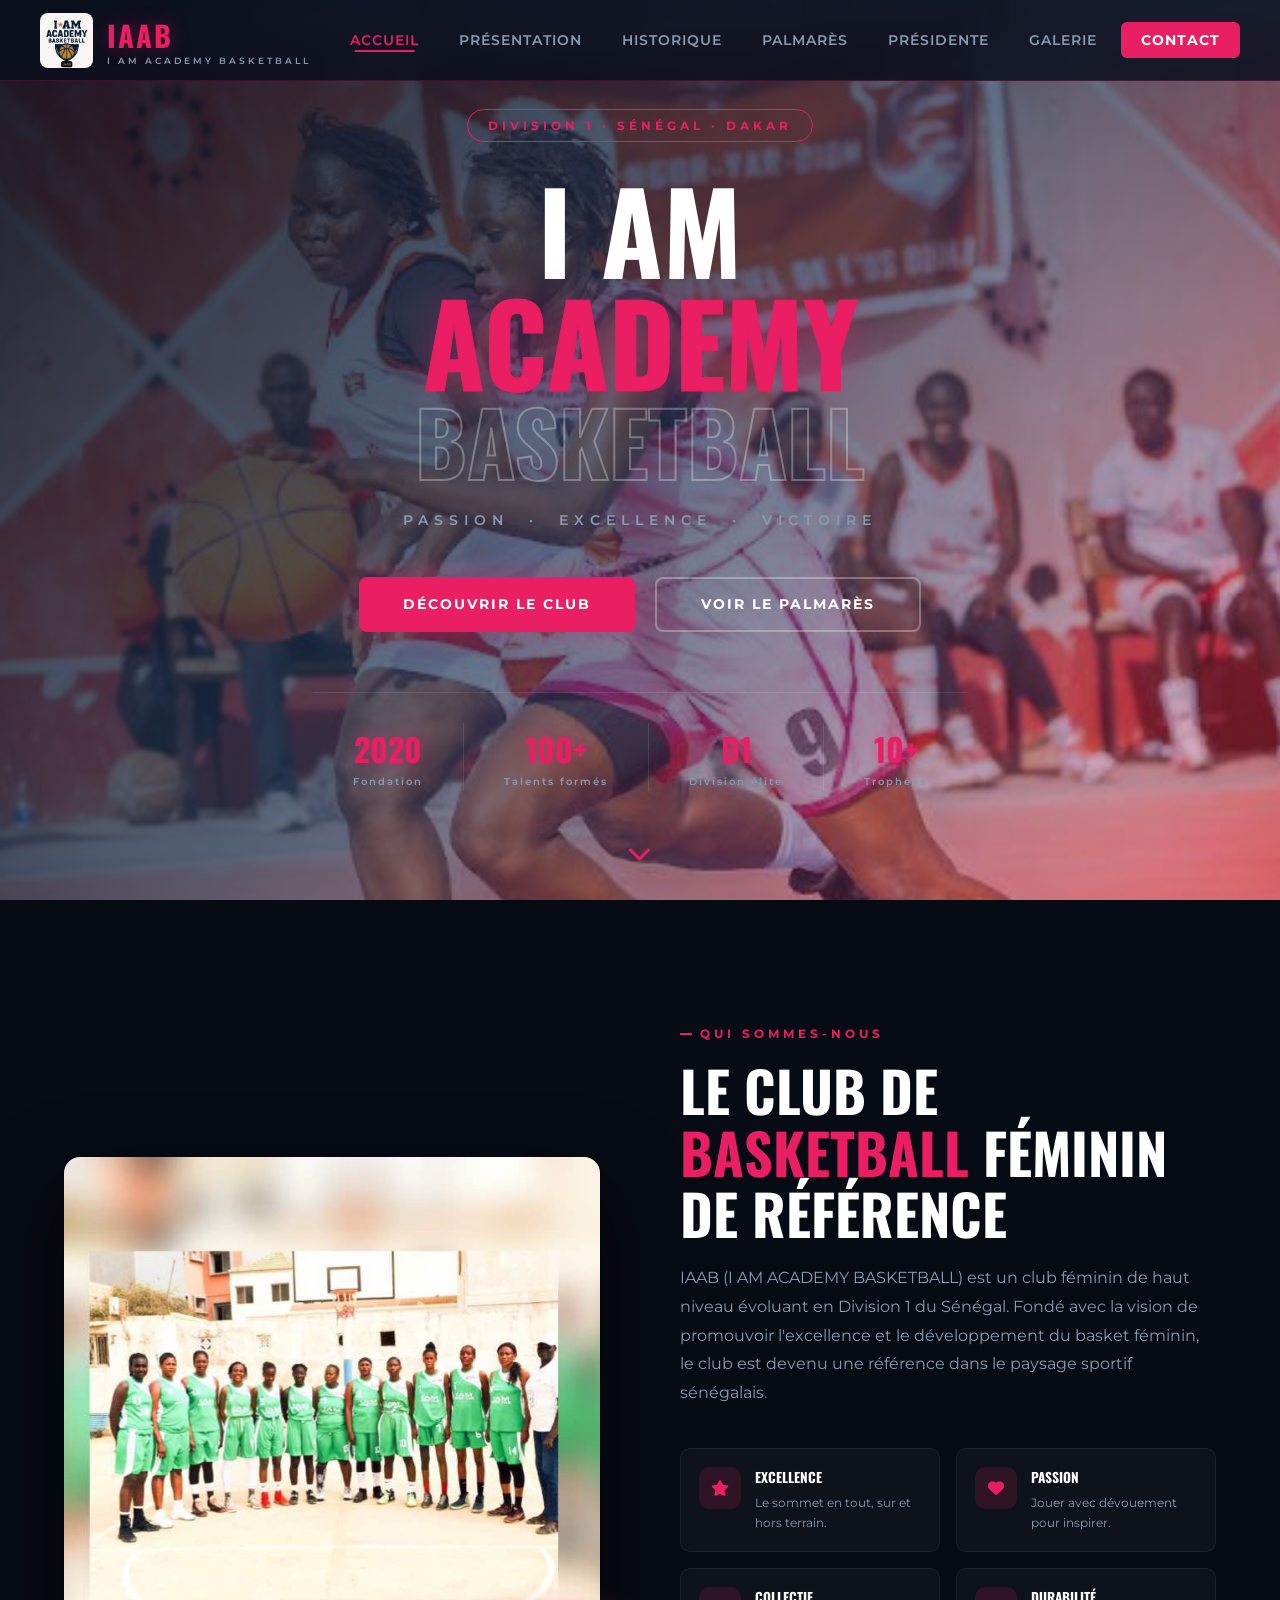
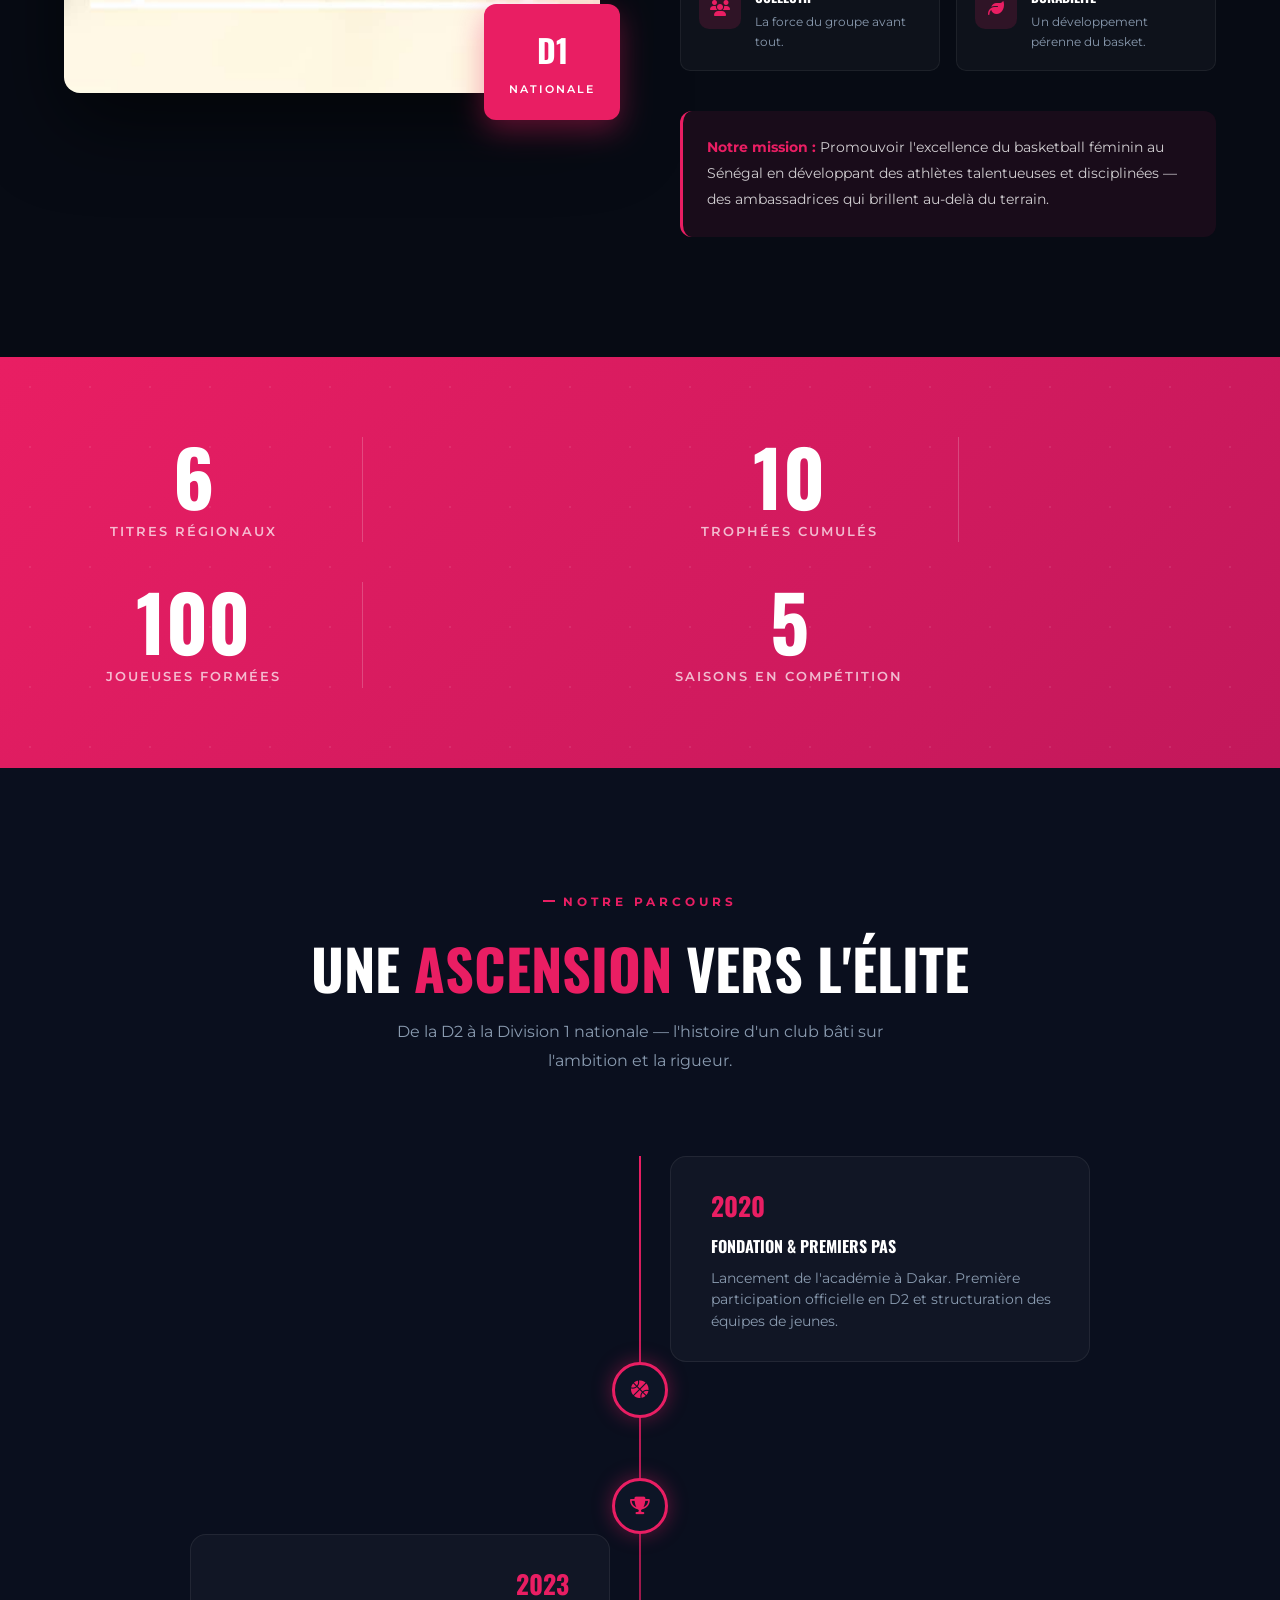
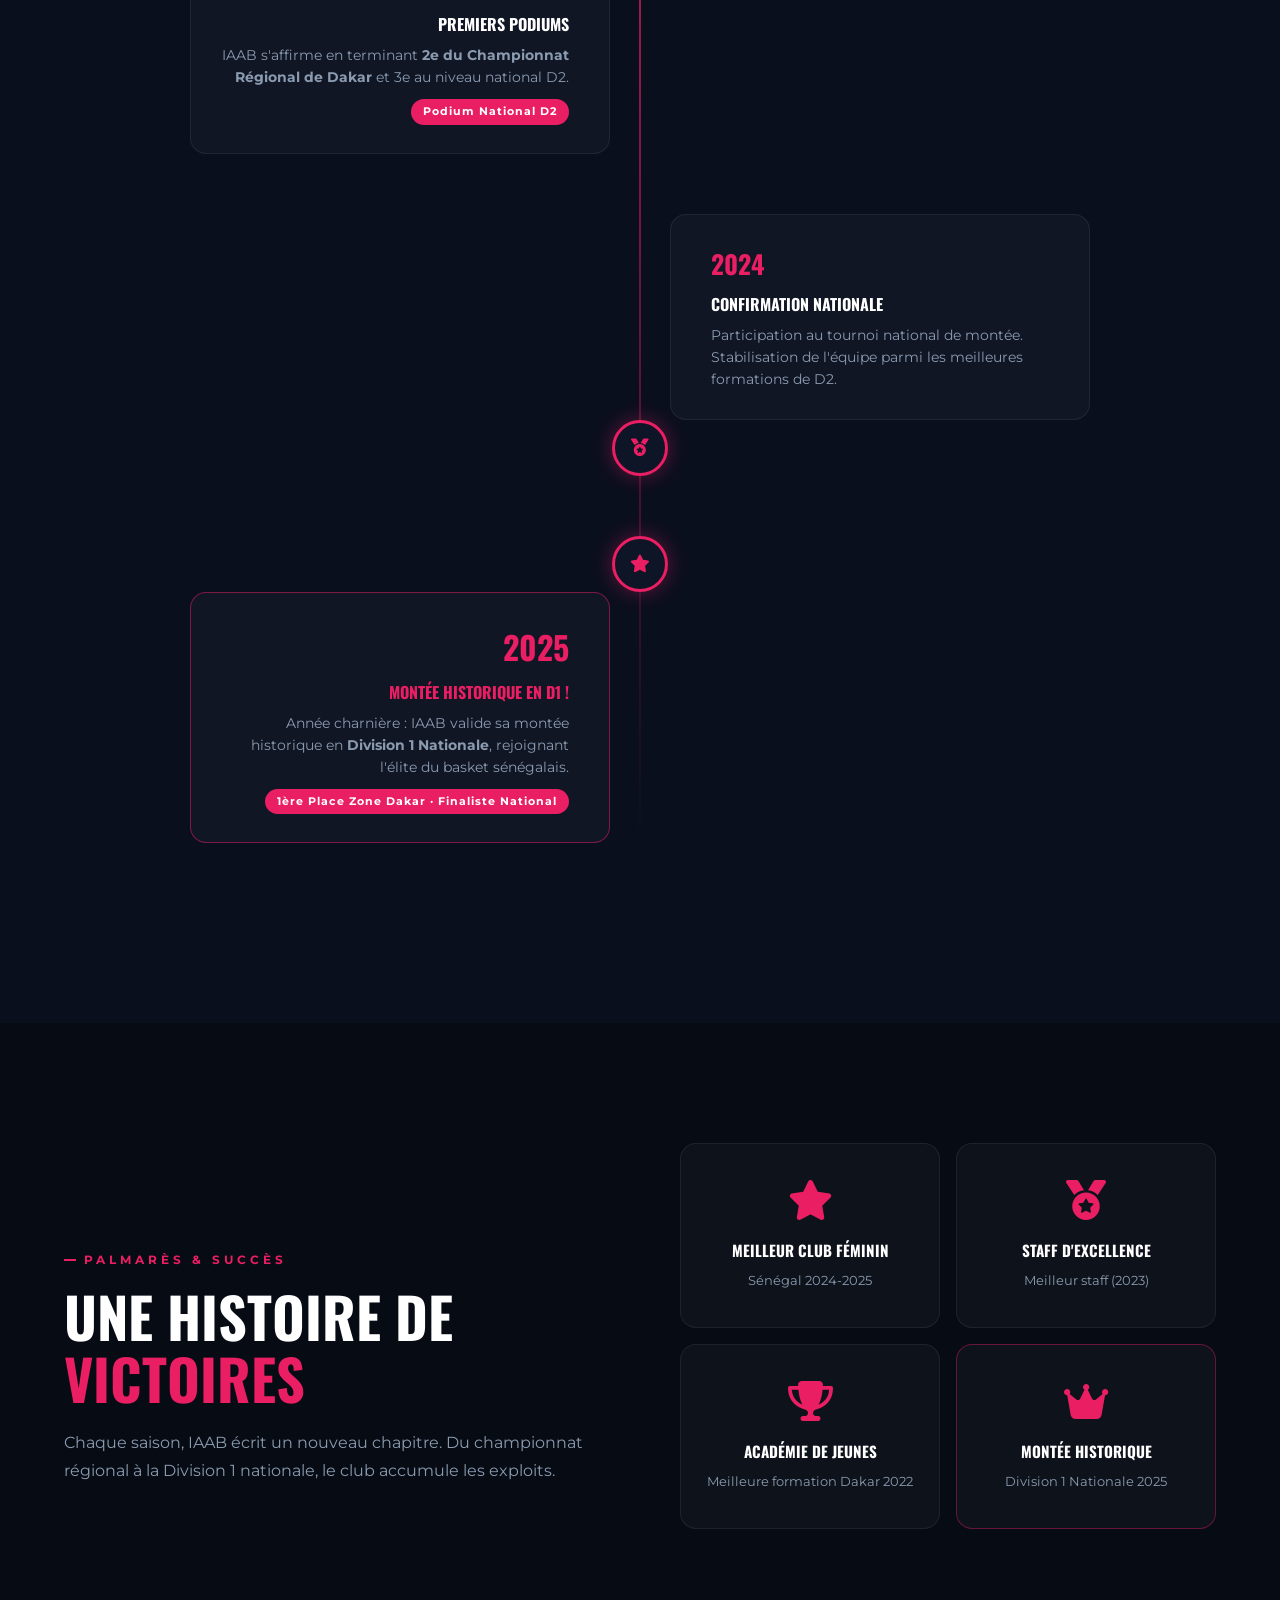
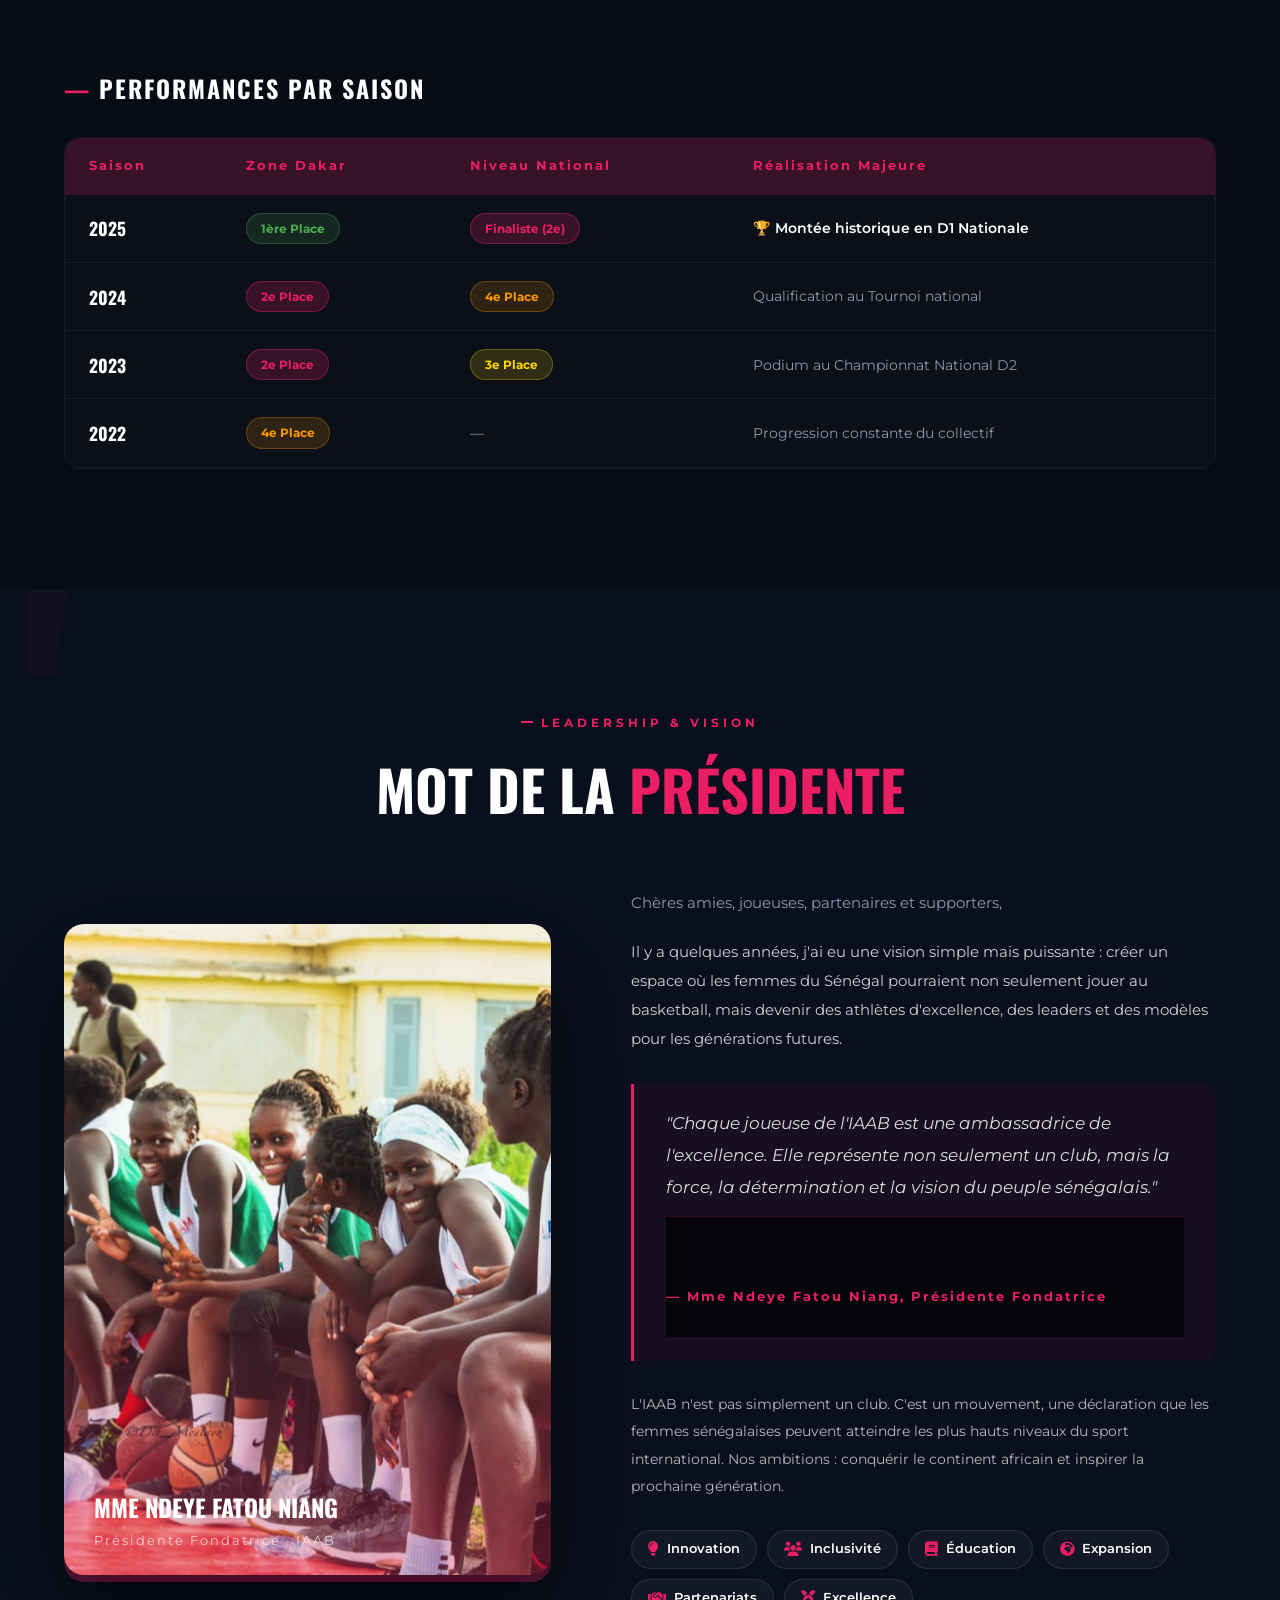
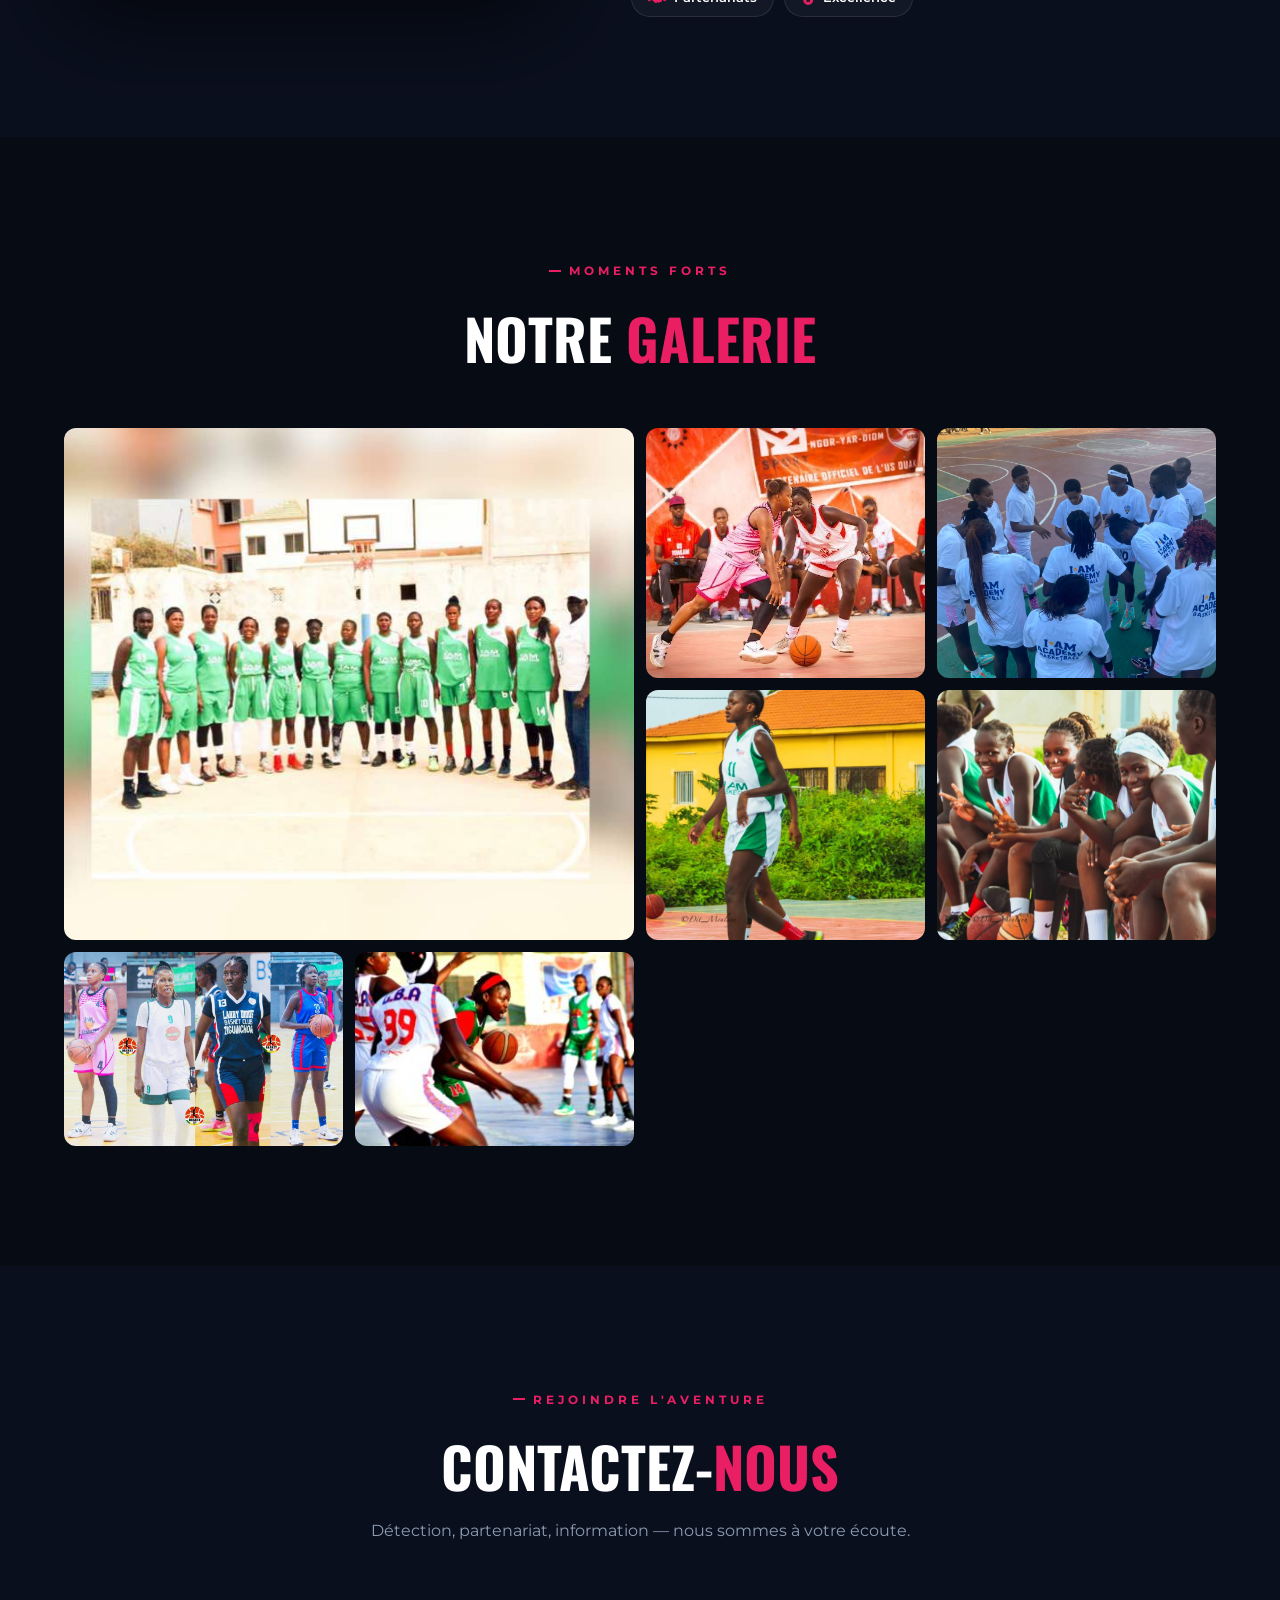
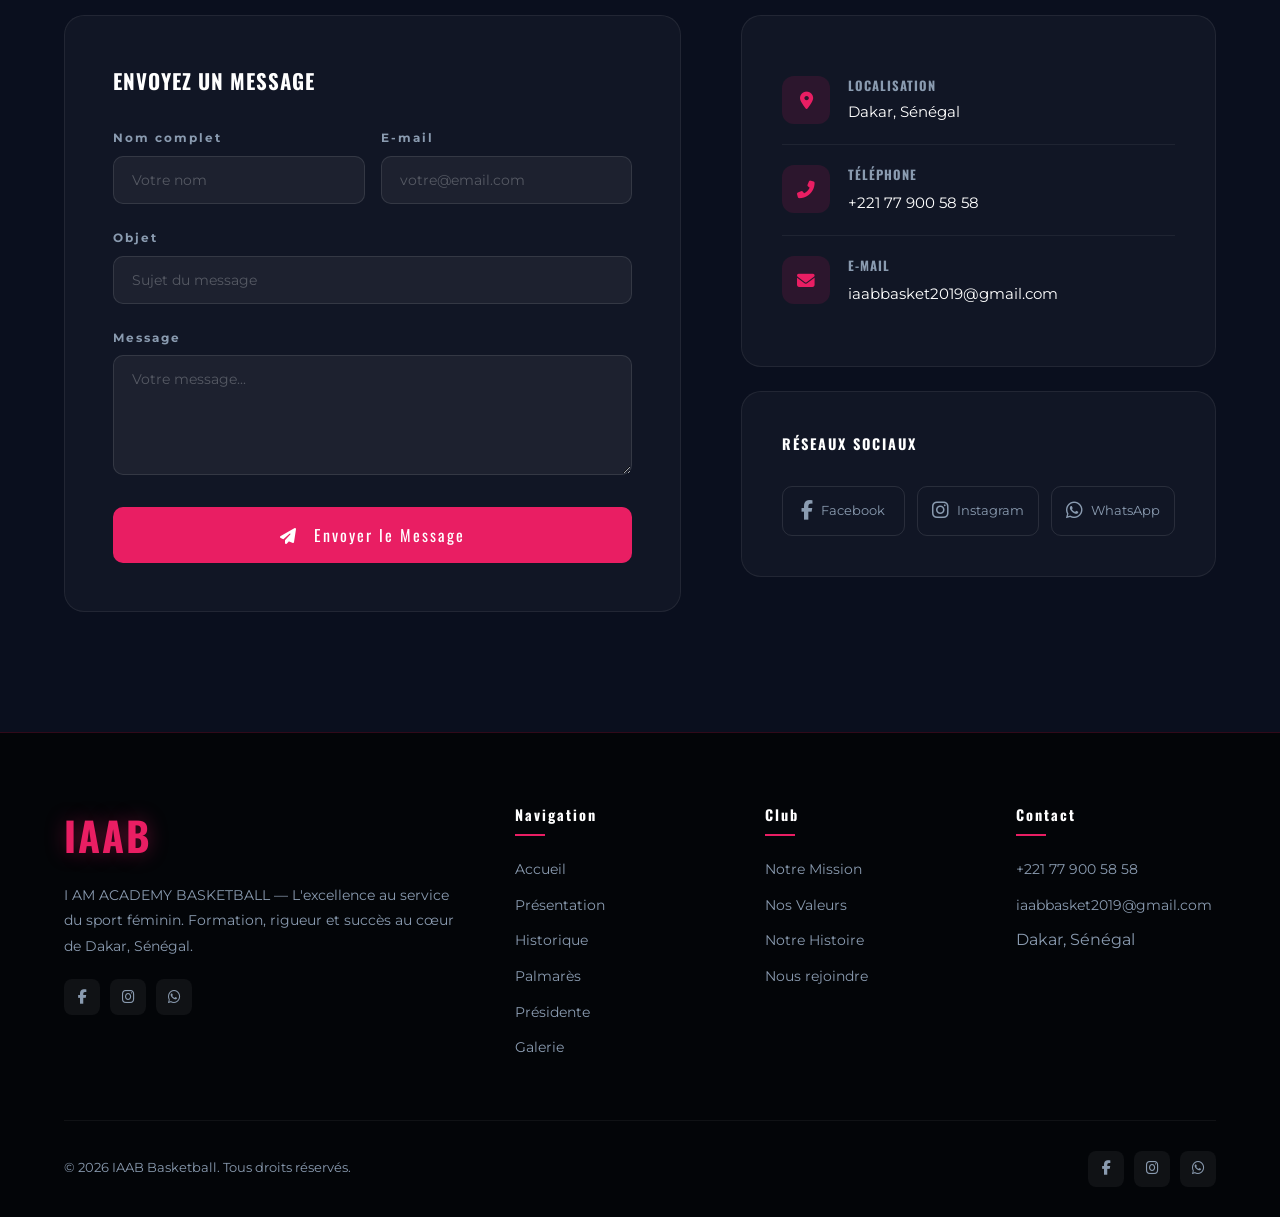
<file: index.html>
<!DOCTYPE html>
<html lang="fr">
<head>
    <meta charset="UTF-8">
    <meta name="viewport" content="width=device-width, initial-scale=1.0">
    <title>IAAB - I AM ACADEMY BASKETBALL</title>
    <link rel="icon" type="image/jpeg" href="logo.jpg">
    <link href="https://fonts.googleapis.com/css2?family=Montserrat:wght@300;400;600;700;800;900&family=Oswald:wght@400;500;600;700&display=swap" rel="stylesheet">
    <link rel="stylesheet" href="https://cdnjs.cloudflare.com/ajax/libs/font-awesome/6.4.0/css/all.min.css">

    <style>
        :root {
            --primary: #e91e63;
            --primary-dark: #c2185b;
            --primary-glow: rgba(233, 30, 99, 0.4);
            --secondary: #0a0f1e;
            --navy: #1d3557;
            --accent: #1b4332;
            --white: #ffffff;
            --gray: #8a9bb0;
            --light: #f8f9ff;
            --card-bg: #0d1526;
            --transition: all 0.4s cubic-bezier(0.4, 0, 0.2, 1);
        }

        * { margin: 0; padding: 0; box-sizing: border-box; }
        html { scroll-behavior: smooth; }

        body {
            font-family: 'Montserrat', sans-serif;
            background: var(--secondary);
            color: var(--white);
            overflow-x: hidden;
            line-height: 1.6;
        }

        h1, h2, h3, h4 { font-family: 'Oswald', sans-serif; text-transform: uppercase; }
        ul { list-style: none; }
        a { text-decoration: none; color: inherit; }
        .container { max-width: 1200px; margin: 0 auto; padding: 0 24px; }

        /* ===== CURSOR GLOW ===== */
        .cursor-glow {
            width: 300px; height: 300px;
            background: radial-gradient(circle, rgba(233,30,99,0.08) 0%, transparent 70%);
            border-radius: 50%;
            position: fixed; pointer-events: none; z-index: 0;
            transform: translate(-50%, -50%);
            transition: 0.1s;
        }

        /* ===== NAVBAR ===== */
        .navbar {
            position: fixed; top: 0; width: 100%; z-index: 1000;
            padding: 0 24px;
            background: rgba(10, 15, 30, 0.85);
            backdrop-filter: blur(20px);
            -webkit-backdrop-filter: blur(20px);
            border-bottom: 1px solid rgba(233,30,99,0.2);
            transition: var(--transition);
        }
        .navbar.scrolled {
            background: rgba(10, 15, 30, 0.97);
            box-shadow: 0 4px 30px rgba(0,0,0,0.5);
        }
        .nav-container {
            max-width: 1200px; margin: 0 auto;
            display: flex; justify-content: space-between; align-items: center;
            height: 80px;
        }
        .logo { display: flex; align-items: center; gap: 14px; }
        .logo img { height: 55px; width: auto; border-radius: 8px; }
        .logo-text {
            font-family: 'Oswald', sans-serif;
            font-size: 1.8rem; font-weight: 700;
            color: var(--primary);
            letter-spacing: 2px;
            text-shadow: 0 0 20px var(--primary-glow);
        }
        .logo-sub { font-size: 0.55rem; color: var(--gray); letter-spacing: 3px; display: block; font-family: 'Montserrat', sans-serif; font-weight: 600; text-transform: uppercase; margin-top: -4px; }

        .nav-menu { display: flex; gap: 8px; align-items: center; }
        .nav-link {
            font-family: 'Montserrat', sans-serif;
            font-weight: 600; font-size: 0.85rem;
            color: var(--gray);
            padding: 8px 16px; border-radius: 6px;
            letter-spacing: 1px; text-transform: uppercase;
            transition: var(--transition);
            position: relative;
        }
        .nav-link::after {
            content: ''; position: absolute;
            bottom: 4px; left: 50%; transform: translateX(-50%);
            width: 0; height: 2px;
            background: var(--primary);
            transition: width 0.3s;
        }
        .nav-link:hover, .nav-link.active {
            color: var(--white);
        }
        .nav-link:hover::after, .nav-link.active::after { width: 60%; }
        .nav-link.active { color: var(--primary); }

        .nav-cta {
            background: var(--primary);
            color: var(--white) !important;
            padding: 10px 20px !important;
            border-radius: 6px !important;
            font-weight: 700 !important;
        }
        .nav-cta:hover { background: var(--primary-dark) !important; transform: translateY(-2px); box-shadow: 0 8px 20px var(--primary-glow); }
        .nav-cta::after { display: none !important; }

        .hamburger { display: none; flex-direction: column; gap: 5px; cursor: pointer; padding: 8px; }
        .hamburger span { width: 26px; height: 2px; background: var(--white); border-radius: 2px; transition: 0.3s; }
        .hamburger.open span:nth-child(1) { transform: rotate(45deg) translate(5px, 5px); }
        .hamburger.open span:nth-child(2) { opacity: 0; }
        .hamburger.open span:nth-child(3) { transform: rotate(-45deg) translate(5px, -5px); }

        /* ===== HERO ===== */
        #accueil {
            height: 100vh; min-height: 700px;
            position: relative;
            display: flex; align-items: center; justify-content: center;
            overflow: hidden;
        }
        .hero-bg {
            position: absolute; inset: 0;
            background: url('image3.jpeg') center/cover no-repeat;
            transform: scale(1.05);
            transition: transform 0.1s linear;
        }
        .hero-overlay {
            position: absolute; inset: 0;
            background: linear-gradient(
                135deg,
                rgba(10,15,30,0.92) 0%,
                rgba(29,53,87,0.7) 50%,
                rgba(233,30,99,0.3) 100%
            );
        }
        .hero-particles { position: absolute; inset: 0; overflow: hidden; }
        .particle {
            position: absolute; border-radius: 50%;
            background: var(--primary); opacity: 0;
            animation: float-particle 6s infinite;
        }
        @keyframes float-particle {
            0% { opacity: 0; transform: translateY(100vh) scale(0); }
            10% { opacity: 0.6; }
            90% { opacity: 0.3; }
            100% { opacity: 0; transform: translateY(-100px) scale(1); }
        }

        .hero-content {
            position: relative; z-index: 2;
            text-align: center; padding: 0 20px;
        }
        .hero-badge {
            display: inline-block;
            border: 1px solid var(--primary);
            color: var(--primary);
            padding: 6px 20px;
            border-radius: 30px;
            font-size: 0.75rem;
            font-weight: 700;
            letter-spacing: 4px;
            margin-bottom: 30px;
            animation: fadeInDown 0.8s ease forwards;
            text-transform: uppercase;
        }
        .hero-title {
            font-size: clamp(3.5rem, 9vw, 7rem);
            font-weight: 700;
            line-height: 1;
            margin-bottom: 10px;
            animation: fadeInUp 0.8s 0.2s ease both;
        }
        .hero-title .line1 { display: block; color: var(--white); }
        .hero-title .line2 {
            display: block;
            color: var(--primary);
            text-shadow: 0 0 40px var(--primary-glow);
            -webkit-text-stroke: 1px var(--primary);
        }
        .hero-title .line3 {
            display: block; color: var(--white);
            -webkit-text-stroke: 2px rgba(255,255,255,0.3);
            -webkit-text-fill-color: transparent;
            font-size: clamp(2.5rem, 7vw, 5.5rem);
        }
        .hero-sub {
            font-size: 0.9rem; letter-spacing: 6px;
            color: var(--gray); margin: 25px 0 45px;
            font-weight: 600;
            animation: fadeInUp 0.8s 0.4s ease both;
        }
        .hero-actions {
            display: flex; gap: 20px; justify-content: center; flex-wrap: wrap;
            animation: fadeInUp 0.8s 0.6s ease both;
        }
        .btn-primary-hero {
            background: var(--primary); color: var(--white);
            padding: 16px 44px; border-radius: 8px;
            font-weight: 700; font-size: 0.9rem; letter-spacing: 2px;
            text-transform: uppercase;
            transition: var(--transition);
            box-shadow: 0 0 30px var(--primary-glow);
        }
        .btn-primary-hero:hover {
            transform: translateY(-4px);
            box-shadow: 0 10px 40px var(--primary-glow);
            background: var(--primary-dark);
        }
        .btn-outline-hero {
            border: 2px solid rgba(255,255,255,0.3); color: var(--white);
            padding: 14px 44px; border-radius: 8px;
            font-weight: 700; font-size: 0.9rem; letter-spacing: 2px;
            text-transform: uppercase;
            transition: var(--transition);
        }
        .btn-outline-hero:hover {
            border-color: var(--primary); color: var(--primary);
            transform: translateY(-4px);
        }
        .hero-scroll {
            position: absolute; bottom: 30px; left: 50%;
            transform: translateX(-50%);
            z-index: 2; animation: bounce 2s infinite;
            cursor: pointer;
        }
        .hero-scroll i { font-size: 1.5rem; color: var(--primary); }
        @keyframes bounce { 0%,100%{transform:translateX(-50%) translateY(0)} 50%{transform:translateX(-50%) translateY(10px)} }

        .hero-stats {
            display: flex; justify-content: center; gap: 0;
            margin-top: 60px;
            animation: fadeInUp 0.8s 0.8s ease both;
            border-top: 1px solid rgba(255,255,255,0.1);
            padding-top: 30px;
        }
        .hero-stat {
            text-align: center;
            padding: 0 40px;
            border-right: 1px solid rgba(255,255,255,0.1);
        }
        .hero-stat:last-child { border-right: none; }
        .hero-stat-num {
            font-family: 'Oswald', sans-serif;
            font-size: 2rem; font-weight: 700;
            color: var(--primary);
            text-shadow: 0 0 20px var(--primary-glow);
        }
        .hero-stat-label { font-size: 0.65rem; color: var(--gray); letter-spacing: 2px; font-weight: 600; }

        @keyframes fadeInDown { from{opacity:0;transform:translateY(-20px)} to{opacity:1;transform:translateY(0)} }
        @keyframes fadeInUp { from{opacity:0;transform:translateY(30px)} to{opacity:1;transform:translateY(0)} }

        /* ===== SECTION BASE ===== */
        .section { padding: 120px 0; }
        .section-dark { background: var(--secondary); }
        .section-darker { background: #070b14; }
        .section-navy { background: linear-gradient(180deg, var(--secondary) 0%, #0d1a2e 100%); }

        .section-label {
            display: inline-block;
            color: var(--primary); font-size: 0.75rem;
            font-weight: 700; letter-spacing: 4px;
            text-transform: uppercase; margin-bottom: 16px;
            padding-left: 20px; position: relative;
        }
        .section-label::before {
            content: ''; position: absolute;
            left: 0; top: 50%; transform: translateY(-50%);
            width: 12px; height: 2px; background: var(--primary);
        }
        .section-title-large {
            font-size: clamp(2.2rem, 5vw, 3.5rem);
            font-weight: 700; line-height: 1.1;
            margin-bottom: 20px;
        }
        .section-title-large span { color: var(--primary); }
        .section-desc { color: var(--gray); font-size: 1rem; max-width: 550px; line-height: 1.8; }

        /* ===== REVEAL ANIMATION ===== */
        .reveal {
            opacity: 0; transform: translateY(50px);
            transition: opacity 0.7s ease, transform 0.7s ease;
        }
        .reveal.visible { opacity: 1; transform: translateY(0); }
        .reveal-left { opacity: 0; transform: translateX(-60px); transition: opacity 0.7s ease, transform 0.7s ease; }
        .reveal-left.visible { opacity: 1; transform: translateX(0); }
        .reveal-right { opacity: 0; transform: translateX(60px); transition: opacity 0.7s ease, transform 0.7s ease; }
        .reveal-right.visible { opacity: 1; transform: translateX(0); }

        /* ===== PRÉSENTATION ===== */
        #presentation { background: #070b14; }
        .presentation-grid {
            display: grid; grid-template-columns: 1fr 1fr;
            gap: 80px; align-items: center;
        }
        .pres-img-wrap { position: relative; }
        .pres-img-wrap img {
            width: 100%; border-radius: 16px;
            box-shadow: 0 30px 80px rgba(0,0,0,0.6);
        }
        .pres-img-badge {
            position: absolute; bottom: -20px; right: -20px;
            background: var(--primary);
            padding: 20px 25px; border-radius: 12px;
            text-align: center;
            box-shadow: 0 10px 30px var(--primary-glow);
        }
        .pres-img-badge strong { font-family:'Oswald',sans-serif; font-size: 2rem; display: block; }
        .pres-img-badge span { font-size: 0.7rem; letter-spacing: 2px; font-weight: 600; }

        .values-grid {
            display: grid; grid-template-columns: 1fr 1fr;
            gap: 16px; margin-top: 40px;
        }
        .value-item {
            display: flex; gap: 14px; align-items: flex-start;
            padding: 18px; border-radius: 10px;
            background: rgba(255,255,255,0.03);
            border: 1px solid rgba(255,255,255,0.06);
            transition: var(--transition);
        }
        .value-item:hover {
            background: rgba(233,30,99,0.08);
            border-color: rgba(233,30,99,0.3);
            transform: translateY(-3px);
        }
        .value-icon {
            width: 42px; height: 42px; flex-shrink: 0;
            background: rgba(233,30,99,0.15);
            border-radius: 10px;
            display: flex; align-items: center; justify-content: center;
            color: var(--primary); font-size: 1rem;
        }
        .value-item h4 { font-size: 0.85rem; margin-bottom: 4px; }
        .value-item p { font-size: 0.78rem; color: var(--gray); }

        /* ===== HISTORIQUE ===== */
        #historique { background: var(--secondary); }
        .timeline-container { position: relative; max-width: 900px; margin: 0 auto; }
        .timeline-line {
            position: absolute; left: 50%; top: 0; bottom: 0;
            width: 2px;
            background: linear-gradient(to bottom, var(--primary), transparent);
            transform: translateX(-50%);
        }
        .timeline-item {
            display: grid; grid-template-columns: 1fr 60px 1fr;
            gap: 0; margin-bottom: 60px; align-items: center;
        }
        .timeline-item:nth-child(odd) .t-content { grid-column: 1; text-align: right; padding-right: 40px; }
        .timeline-item:nth-child(odd) .t-dot { grid-column: 2; }
        .timeline-item:nth-child(odd) .t-empty { grid-column: 3; }

        .timeline-item:nth-child(even) .t-empty { grid-column: 1; }
        .timeline-item:nth-child(even) .t-dot { grid-column: 2; }
        .timeline-item:nth-child(even) .t-content { grid-column: 3; text-align: left; padding-left: 40px; }

        .t-dot {
            display: flex; align-items: center; justify-content: center;
            z-index: 2;
        }
        .t-dot-inner {
            width: 56px; height: 56px;
            background: var(--card-bg);
            border: 3px solid var(--primary);
            border-radius: 50%;
            display: flex; align-items: center; justify-content: center;
            color: var(--primary); font-size: 1.1rem;
            box-shadow: 0 0 20px var(--primary-glow);
            transition: var(--transition);
        }
        .timeline-item:hover .t-dot-inner {
            background: var(--primary); color: var(--white);
            transform: scale(1.1);
        }
        .t-content {
            background: rgba(255,255,255,0.03);
            border: 1px solid rgba(255,255,255,0.07);
            border-radius: 16px; padding: 28px;
            transition: var(--transition);
        }
        .t-content:hover {
            background: rgba(233,30,99,0.07);
            border-color: rgba(233,30,99,0.3);
            transform: translateY(-4px);
        }
        .t-year {
            font-family: 'Oswald', sans-serif;
            font-size: 1.6rem; color: var(--primary);
            font-weight: 700; margin-bottom: 8px;
        }
        .t-content h3 { font-size: 1rem; margin-bottom: 8px; }
        .t-content p { font-size: 0.85rem; color: var(--gray); }
        .t-badge {
            display: inline-block; margin-top: 10px;
            background: var(--primary); color: var(--white);
            padding: 4px 12px; border-radius: 20px;
            font-size: 0.7rem; font-weight: 700; letter-spacing: 1px;
        }

        /* ===== STATS ===== */
        .stats-section {
            background: linear-gradient(135deg, var(--primary) 0%, #c2185b 100%);
            padding: 80px 0; position: relative; overflow: hidden;
        }
        .stats-section::before {
            content: ''; position: absolute; inset: 0;
            background: url("data:image/svg+xml,%3Csvg width='60' height='60' viewBox='0 0 60 60' xmlns='http://www.w3.org/2000/svg'%3E%3Ccircle cx='30' cy='30' r='1' fill='rgba(255,255,255,0.1)'/%3E%3C/svg%3E");
        }
        .stats-grid-main {
            display: grid; grid-template-columns: repeat(4, 1fr);
            gap: 40px; position: relative;
        }
        .stat-main { text-align: center; }
        .stat-num {
            font-family: 'Oswald', sans-serif;
            font-size: clamp(3rem, 6vw, 5rem);
            font-weight: 700; color: var(--white);
            line-height: 1;
            display: block;
        }
        .stat-num-label {
            font-size: 0.8rem; font-weight: 600;
            letter-spacing: 2px; color: rgba(255,255,255,0.7);
            margin-top: 8px; text-transform: uppercase;
        }
        .stat-divider {
            width: 1px; background: rgba(255,255,255,0.2);
            align-self: stretch;
        }

        /* ===== PALMARÈS ===== */
        #palmares { background: #070b14; }
        .palmares-intro {
            display: grid; grid-template-columns: 1fr 1fr;
            gap: 80px; align-items: center; margin-bottom: 80px;
        }
        .trophee-grid {
            display: grid; grid-template-columns: repeat(3, 1fr);
            gap: 24px; margin-bottom: 60px;
        }
        .trophee-card {
            background: rgba(255,255,255,0.03);
            border: 1px solid rgba(255,255,255,0.07);
            border-radius: 16px; padding: 36px 24px;
            text-align: center; transition: var(--transition);
            position: relative; overflow: hidden;
        }
        .trophee-card::before {
            content: ''; position: absolute; inset: 0;
            background: radial-gradient(circle at 50% 0%, rgba(233,30,99,0.1) 0%, transparent 70%);
            opacity: 0; transition: 0.4s;
        }
        .trophee-card:hover { border-color: var(--primary); transform: translateY(-8px); }
        .trophee-card:hover::before { opacity: 1; }
        .trophee-card i { font-size: 2.5rem; color: var(--primary); margin-bottom: 18px; display: block; }
        .trophee-card h4 { font-size: 0.95rem; margin-bottom: 8px; }
        .trophee-card p { font-size: 0.8rem; color: var(--gray); }

        .season-table {
            width: 100%; border-collapse: collapse;
            background: rgba(255,255,255,0.02);
            border-radius: 16px; overflow: hidden;
        }
        .season-table thead { background: rgba(233,30,99,0.2); }
        .season-table th {
            padding: 18px 24px; text-align: left;
            font-size: 0.8rem; letter-spacing: 2px;
            color: var(--primary);
        }
        .season-table tbody tr {
            border-bottom: 1px solid rgba(255,255,255,0.05);
            transition: 0.3s;
        }
        .season-table tbody tr:hover { background: rgba(233,30,99,0.05); }
        .season-table td { padding: 18px 24px; font-size: 0.88rem; color: var(--gray); }
        .season-table td:first-child { color: var(--white); font-weight: 700; font-family: 'Oswald', sans-serif; font-size: 1.1rem; }
        .badge-season {
            display: inline-block; padding: 5px 14px;
            border-radius: 20px; font-size: 0.75rem; font-weight: 700;
        }
        .badge-gold { background: rgba(255,215,0,0.15); color: #FFD700; border: 1px solid rgba(255,215,0,0.3); }
        .badge-rose { background: rgba(233,30,99,0.2); color: var(--primary); border: 1px solid rgba(233,30,99,0.4); }
        .badge-orange { background: rgba(255,152,0,0.15); color: #FF9800; border: 1px solid rgba(255,152,0,0.3); }
        .badge-green { background: rgba(76,175,80,0.15); color: #4CAF50; border: 1px solid rgba(76,175,80,0.3); }

        /* ===== MOT DE LA PRÉSIDENTE ===== */
        #presidente { background: var(--secondary); position: relative; overflow: hidden; }
        #presidente::before {
            content: '"'; position: absolute;
            font-family: 'Oswald', sans-serif;
            font-size: 30rem; color: rgba(233,30,99,0.03);
            top: -100px; left: -50px; line-height: 1; pointer-events: none;
        }
        .presidente-grid {
            display: grid; grid-template-columns: 1fr 1.2fr;
            gap: 80px; align-items: center;
        }
        .presidente-img-wrap { position: relative; }
        .presidente-img-wrap img {
            width: 100%; border-radius: 20px;
            box-shadow: 0 40px 100px rgba(0,0,0,0.7);
            filter: grayscale(20%);
        }
        .presidente-img-overlay {
            position: absolute; inset: 0;
            border-radius: 20px;
            background: linear-gradient(to top, rgba(233,30,99,0.3) 0%, transparent 60%);
        }
        .presidente-name {
            position: absolute; bottom: 30px; left: 30px;
        }
        .presidente-name h3 { font-size: 1.5rem; color: var(--white); }
        .presidente-name span { font-size: 0.8rem; color: rgba(255,255,255,0.7); letter-spacing: 2px; }

        .quote-block {
            border-left: 3px solid var(--primary);
            padding: 24px 32px;
            background: rgba(233,30,99,0.05);
            border-radius: 0 12px 12px 0;
            margin: 30px 0;
            font-style: italic;
        }
        .quote-block p { font-size: 1.05rem; line-height: 1.9; color: rgba(255,255,255,0.85); }
        .quote-block footer { margin-top: 12px; font-size: 0.8rem; color: var(--primary); font-weight: 700; font-style: normal; letter-spacing: 2px; }

        .vision-pills { display: flex; flex-wrap: wrap; gap: 10px; margin-top: 30px; }
        .pill {
            display: flex; align-items: center; gap: 8px;
            padding: 8px 16px; border-radius: 30px;
            background: rgba(255,255,255,0.04);
            border: 1px solid rgba(255,255,255,0.1);
            font-size: 0.8rem; font-weight: 600;
            transition: var(--transition);
        }
        .pill:hover { background: rgba(233,30,99,0.1); border-color: var(--primary); color: var(--primary); }
        .pill i { color: var(--primary); font-size: 0.9rem; }

        /* ===== GALERIE ===== */
        #galerie { background: #070b14; }
        .gallery-grid {
            display: grid;
            grid-template-columns: repeat(4, 1fr);
            grid-template-rows: repeat(2, 250px);
            gap: 12px;
        }
        .gallery-item {
            overflow: hidden; border-radius: 12px;
            position: relative; cursor: pointer;
        }
        .gallery-item:nth-child(1) { grid-column: span 2; grid-row: span 2; }
        .gallery-item img {
            width: 100%; height: 100%; object-fit: cover;
            transition: transform 0.5s ease;
        }
        .gallery-item:hover img { transform: scale(1.08); }
        .gallery-overlay {
            position: absolute; inset: 0;
            background: linear-gradient(to top, rgba(233,30,99,0.6) 0%, transparent 60%);
            opacity: 0; transition: 0.4s;
            display: flex; align-items: flex-end; padding: 20px;
        }
        .gallery-item:hover .gallery-overlay { opacity: 1; }

        /* ===== CONTACT ===== */
        #contact { background: var(--secondary); }
        .contact-grid {
            display: grid; grid-template-columns: 1.3fr 1fr;
            gap: 60px; align-items: start;
        }
        .form-card {
            background: rgba(255,255,255,0.03);
            border: 1px solid rgba(255,255,255,0.07);
            border-radius: 20px; padding: 48px;
        }
        .form-group { margin-bottom: 24px; }
        .form-group label {
            display: block; margin-bottom: 8px;
            font-size: 0.78rem; font-weight: 700;
            letter-spacing: 2px; color: var(--gray);
        }
        .form-group input, .form-group textarea, .form-group select {
            width: 100%; padding: 14px 18px;
            background: rgba(255,255,255,0.05);
            border: 1px solid rgba(255,255,255,0.1);
            border-radius: 10px;
            color: var(--white); font-family: 'Montserrat', sans-serif;
            font-size: 0.9rem; transition: var(--transition);
        }
        .form-group input:focus, .form-group textarea:focus {
            outline: none;
            border-color: var(--primary);
            background: rgba(233,30,99,0.05);
            box-shadow: 0 0 20px rgba(233,30,99,0.1);
        }
        .form-group input::placeholder, .form-group textarea::placeholder { color: rgba(255,255,255,0.25); }
        .form-row { display: grid; grid-template-columns: 1fr 1fr; gap: 16px; }
        .btn-submit {
            background: var(--primary); color: var(--white);
            border: none; padding: 16px 40px;
            width: 100%; border-radius: 10px;
            font-family: 'Oswald', sans-serif;
            font-size: 1rem; letter-spacing: 2px;
            cursor: pointer; transition: var(--transition);
        }
        .btn-submit:hover {
            background: var(--primary-dark);
            transform: translateY(-3px);
            box-shadow: 0 10px 30px var(--primary-glow);
        }

        .contact-info-card {
            background: rgba(255,255,255,0.03);
            border: 1px solid rgba(255,255,255,0.07);
            border-radius: 20px; padding: 40px;
        }
        .info-item {
            display: flex; gap: 18px; align-items: flex-start;
            padding: 20px 0;
            border-bottom: 1px solid rgba(255,255,255,0.06);
        }
        .info-item:last-of-type { border-bottom: none; }
        .info-icon-wrap {
            width: 48px; height: 48px; flex-shrink: 0;
            background: rgba(233,30,99,0.12);
            border-radius: 12px;
            display: flex; align-items: center; justify-content: center;
            color: var(--primary); font-size: 1.1rem;
        }
        .info-text h4 { font-size: 0.8rem; color: var(--gray); letter-spacing: 1px; margin-bottom: 4px; }
        .info-text p, .info-text a { font-size: 0.92rem; color: var(--white); }
        .info-text a:hover { color: var(--primary); }

        .social-row { display: flex; gap: 12px; margin-top: 30px; }
        .social-btn {
            flex: 1; padding: 14px;
            border: 1px solid rgba(255,255,255,0.1);
            border-radius: 10px; text-align: center;
            color: var(--gray); font-size: 0.8rem;
            transition: var(--transition); display: flex;
            align-items: center; justify-content: center; gap: 8px;
        }
        .social-btn i { font-size: 1.2rem; }
        .social-btn:hover { border-color: var(--primary); color: var(--primary); background: rgba(233,30,99,0.08); transform: translateY(-3px); }

        /* ===== FOOTER ===== */
        footer {
            background: #030508;
            border-top: 1px solid rgba(233,30,99,0.2);
            padding: 70px 0 30px;
        }
        .footer-top {
            display: grid; grid-template-columns: 2fr 1fr 1fr 1fr;
            gap: 50px; padding-bottom: 50px;
            border-bottom: 1px solid rgba(255,255,255,0.05);
            margin-bottom: 30px;
        }
        .footer-brand .logo-text { font-size: 2.5rem; }
        .footer-brand p { color: var(--gray); font-size: 0.88rem; line-height: 1.8; margin-top: 16px; }
        .footer-col h5 {
            font-family: 'Oswald', sans-serif; font-size: 0.9rem;
            letter-spacing: 2px; color: var(--white);
            margin-bottom: 20px; position: relative; padding-bottom: 10px;
        }
        .footer-col h5::after {
            content: ''; position: absolute; bottom: 0; left: 0;
            width: 30px; height: 2px; background: var(--primary);
        }
        .footer-links li { margin-bottom: 10px; }
        .footer-links a { color: var(--gray); font-size: 0.85rem; transition: var(--transition); }
        .footer-links a:hover { color: var(--primary); padding-left: 6px; }
        .footer-bottom-bar {
            display: flex; justify-content: space-between; align-items: center;
            font-size: 0.8rem; color: var(--gray);
        }
        .footer-social-mini { display: flex; gap: 10px; }
        .footer-social-mini a {
            width: 36px; height: 36px;
            background: rgba(255,255,255,0.05);
            border-radius: 8px;
            display: flex; align-items: center; justify-content: center;
            color: var(--gray); font-size: 0.9rem; transition: var(--transition);
        }
        .footer-social-mini a:hover { background: var(--primary); color: var(--white); transform: translateY(-3px); }

        /* ===== BACK TO TOP ===== */
        .back-to-top {
            position: fixed; bottom: 30px; right: 30px;
            width: 50px; height: 50px;
            background: var(--primary); color: var(--white);
            border-radius: 12px; display: flex;
            align-items: center; justify-content: center;
            font-size: 1.1rem; z-index: 999;
            opacity: 0; pointer-events: none;
            transition: var(--transition);
            box-shadow: 0 10px 30px var(--primary-glow);
        }
        .back-to-top.visible { opacity: 1; pointer-events: all; }
        .back-to-top:hover { transform: translateY(-4px); background: var(--primary-dark); }

        /* ===== MOBILE ===== */
        /* ===== TABLETTE (≤ 992px) ===== */
        @media (max-width: 992px) {
            .container { padding: 0 20px; }
            .section { padding: 80px 0; }

            /* Navbar */
            .hamburger { display: flex; }
            .nav-menu {
                position: fixed; top: 80px; left: -100%; width: 100%;
                height: calc(100vh - 80px);
                background: rgba(7, 11, 20, 0.98);
                backdrop-filter: blur(20px);
                flex-direction: column; padding: 40px 30px;
                gap: 6px; transition: 0.4s; overflow-y: auto;
            }
            .nav-menu.active { left: 0; }
            .nav-link { padding: 14px 20px; font-size: 1rem; border-radius: 10px; }
            .nav-cta { margin-top: 10px; text-align: center; }

            /* Hero */
            #accueil { min-height: 100svh; }
            .hero-title { font-size: clamp(2.8rem, 10vw, 5rem); }
            .hero-sub { font-size: 0.75rem; letter-spacing: 4px; }
            .hero-actions { flex-direction: column; align-items: center; gap: 12px; }
            .btn-primary-hero, .btn-outline-hero { width: 100%; max-width: 320px; text-align: center; padding: 15px 30px; }
            .hero-stats { gap: 0; flex-wrap: wrap; }
            .hero-stat { padding: 12px 20px; flex: 1 1 45%; }
            .hero-stat-num { font-size: 1.6rem; }

            /* Grids → 1 colonne */
            .presentation-grid,
            .presidente-grid,
            .palmares-intro,
            .contact-grid { grid-template-columns: 1fr; gap: 40px; }

            /* Image badge */
            .pres-img-badge { bottom: -10px; right: 10px; }

            /* Valeurs */
            .values-grid { grid-template-columns: 1fr 1fr; gap: 12px; }

            /* Stats banner */
            .stats-grid-main { grid-template-columns: repeat(2, 1fr); gap: 30px; }
            .stat-divider { display: none; }
            .stat-num { font-size: clamp(2.5rem, 8vw, 4rem); }

            /* Timeline */
            .timeline-line { left: 24px; }
            .timeline-item { grid-template-columns: 52px 1fr; }
            .timeline-item:nth-child(odd) .t-content,
            .timeline-item:nth-child(even) .t-content { grid-column: 2; text-align: left; padding-left: 20px; padding-right: 0; }
            .timeline-item:nth-child(odd) .t-dot,
            .timeline-item:nth-child(even) .t-dot { grid-column: 1; }
            .timeline-item:nth-child(odd) .t-empty,
            .timeline-item:nth-child(even) .t-empty { display: none; }
            .t-dot-inner { width: 44px; height: 44px; font-size: 0.9rem; }

            /* Palmarès */
            .trophee-grid { grid-template-columns: 1fr 1fr; }

            /* Galerie */
            .gallery-grid { grid-template-columns: 1fr 1fr; grid-template-rows: auto; gap: 8px; }
            .gallery-item:nth-child(1) { grid-column: span 2; grid-row: span 1; height: 250px; }
            .gallery-item { height: 180px; }

            /* Contact */
            .form-card { padding: 30px 24px; }
            .form-row { grid-template-columns: 1fr; }
            .social-row { flex-direction: column; }

            /* Footer */
            .footer-top { grid-template-columns: 1fr 1fr; gap: 30px; }
            .footer-bottom-bar { flex-direction: column; gap: 15px; text-align: center; }

            /* Presidente */
            .presidente-img-wrap img { max-height: 400px; object-fit: cover; }
        }

        /* ===== MOBILE (≤ 600px) ===== */
        @media (max-width: 600px) {
            .container { padding: 0 16px; }
            .section { padding: 60px 0; }

            /* Navbar */
            .logo-text { font-size: 1.4rem; }
            .logo img { height: 42px; }
            .logo-sub { display: none; }

            /* Hero */
            .hero-badge { font-size: 0.65rem; letter-spacing: 2px; padding: 5px 14px; }
            .hero-title { font-size: clamp(2.2rem, 12vw, 3.5rem); }
            .hero-title .line3 { font-size: clamp(1.8rem, 10vw, 3rem); }
            .hero-sub { display: none; }
            .hero-stats { padding-top: 20px; margin-top: 40px; }
            .hero-stat { padding: 10px 14px; }
            .hero-stat-num { font-size: 1.4rem; }
            .hero-stat-label { font-size: 0.55rem; }

            /* Section titles */
            .section-title-large { font-size: clamp(1.8rem, 8vw, 2.5rem); }
            .section-desc { font-size: 0.9rem; }

            /* Valeurs → 1 colonne */
            .values-grid { grid-template-columns: 1fr; }

            /* Stats banner */
            .stats-grid-main { grid-template-columns: 1fr 1fr; gap: 20px; }
            .stat-num { font-size: 2.5rem; }
            .stat-num-label { font-size: 0.7rem; }

            /* Timeline */
            .t-year { font-size: 1.3rem; }
            .t-content { padding: 20px; }
            .t-content h3 { font-size: 0.9rem; }
            .t-content p { font-size: 0.8rem; }

            /* Palmarès trophées */
            .trophee-grid { grid-template-columns: 1fr; }
            .season-table th, .season-table td { padding: 12px 14px; font-size: 0.78rem; }

            /* Galerie */
            .gallery-grid { grid-template-columns: 1fr; gap: 8px; }
            .gallery-item:nth-child(1) { grid-column: span 1; height: 220px; }
            .gallery-item { height: 200px; }

            /* Contact */
            .form-card { padding: 24px 16px; }
            .contact-info-card { padding: 24px 16px; }
            .info-icon-wrap { width: 40px; height: 40px; font-size: 0.9rem; }

            /* Presidente */
            .quote-block { padding: 18px 20px; }
            .quote-block p { font-size: 0.9rem; }
            .vision-pills { gap: 8px; }
            .pill { font-size: 0.75rem; padding: 6px 12px; }

            /* Footer */
            .footer-top { grid-template-columns: 1fr; gap: 30px; }
            .footer-brand .logo-text { font-size: 2rem; }
        }

        /* ===== TRÈS PETIT (≤ 380px) ===== */
        @media (max-width: 380px) {
            .hero-title { font-size: 2rem; }
            .btn-primary-hero, .btn-outline-hero { padding: 13px 20px; font-size: 0.8rem; }
            .hero-stat { padding: 8px 10px; }
        }
    </style>
</head>
<body>

    <div class="cursor-glow" id="cursor-glow"></div>

    <!-- ===== NAVBAR ===== -->
    <nav class="navbar" id="navbar">
        <div class="nav-container">
            <a href="#accueil" class="logo">
                <img src="logo.jpg" alt="IAAB">
                <div>
                    <span class="logo-text">IAAB</span>
                    <span class="logo-sub">I Am Academy Basketball</span>
                </div>
            </a>
            <ul class="nav-menu" id="nav-menu">
                <li><a href="#accueil" class="nav-link active">Accueil</a></li>
                <li><a href="#presentation" class="nav-link">Présentation</a></li>
                <li><a href="#historique" class="nav-link">Historique</a></li>
                <li><a href="#palmares" class="nav-link">Palmarès</a></li>
                <li><a href="#presidente" class="nav-link">Présidente</a></li>
                <li><a href="#galerie" class="nav-link">Galerie</a></li>
                <li><a href="#contact" class="nav-link nav-cta">Contact</a></li>
            </ul>
            <div class="hamburger" id="hamburger">
                <span></span><span></span><span></span>
            </div>
        </div>
    </nav>

    <!-- ===== HERO ===== -->
    <section id="accueil">
        <div class="hero-bg" id="hero-bg"></div>
        <div class="hero-overlay"></div>
        <div class="hero-particles" id="particles"></div>
        <div class="hero-content">
            <div class="hero-badge">Division 1 · Sénégal · Dakar</div>
            <h1 class="hero-title">
                <span class="line1">I AM</span>
                <span class="line2">ACADEMY</span>
                <span class="line3">BASKETBALL</span>
            </h1>
            <p class="hero-sub">PASSION &nbsp;·&nbsp; EXCELLENCE &nbsp;·&nbsp; VICTOIRE</p>
            <div class="hero-actions">
                <a href="#presentation" class="btn-primary-hero">Découvrir le Club</a>
                <a href="#palmares" class="btn-outline-hero">Voir le Palmarès</a>
            </div>
            <div class="hero-stats">
            <div class="hero-stat">
                <div class="hero-stat-num">2020</div>
                <div class="hero-stat-label">Fondation</div>
            </div>
            <div class="hero-stat">
                <div class="hero-stat-num">100+</div>
                <div class="hero-stat-label">Talents formés</div>
            </div>
            <div class="hero-stat">
                <div class="hero-stat-num">D1</div>
                <div class="hero-stat-label">Division élite</div>
            </div>
            <div class="hero-stat">
                <div class="hero-stat-num">10+</div>
                <div class="hero-stat-label">Trophées</div>
            </div>
            </div>
        </div>
        <a href="#presentation" class="hero-scroll">
            <i class="fas fa-chevron-down"></i>
        </a>
    </section>

    <!-- ===== PRÉSENTATION ===== -->
    <section id="presentation" class="section section-darker">
        <div class="container">
            <div class="presentation-grid">
                <div class="reveal-left">
                    <div class="pres-img-wrap">
                        <img src="equipe.jpeg" alt="Équipe IAAB">
                        <div class="pres-img-badge">
                            <strong>D1</strong>
                            <span>NATIONALE</span>
                        </div>
                    </div>
                </div>
                <div class="reveal-right">
                    <div class="section-label">Qui sommes-nous</div>
                    <h2 class="section-title-large">Le Club de <span>Basketball</span> Féminin de Référence</h2>
                    <p class="section-desc">IAAB (I AM ACADEMY BASKETBALL) est un club féminin de haut niveau évoluant en Division 1 du Sénégal. Fondé avec la vision de promouvoir l'excellence et le développement du basket féminin, le club est devenu une référence dans le paysage sportif sénégalais.</p>

                    <div class="values-grid" style="margin-top:40px">
                        <div class="value-item">
                            <div class="value-icon"><i class="fas fa-star"></i></div>
                            <div>
                                <h4>Excellence</h4>
                                <p>Le sommet en tout, sur et hors terrain.</p>
                            </div>
                        </div>
                        <div class="value-item">
                            <div class="value-icon"><i class="fas fa-heart"></i></div>
                            <div>
                                <h4>Passion</h4>
                                <p>Jouer avec dévouement pour inspirer.</p>
                            </div>
                        </div>
                        <div class="value-item">
                            <div class="value-icon"><i class="fas fa-users"></i></div>
                            <div>
                                <h4>Collectif</h4>
                                <p>La force du groupe avant tout.</p>
                            </div>
                        </div>
                        <div class="value-item">
                            <div class="value-icon"><i class="fas fa-leaf"></i></div>
                            <div>
                                <h4>Durabilité</h4>
                                <p>Un développement pérenne du basket.</p>
                            </div>
                        </div>
                    </div>

                    <div style="margin-top:40px; padding:24px; background:rgba(233,30,99,0.08); border-radius:12px; border-left: 3px solid var(--primary);">
                        <p style="font-size:0.9rem; line-height:1.8; color:rgba(255,255,255,0.8);">
                            <strong style="color:var(--primary)">Notre mission :</strong> Promouvoir l'excellence du basketball féminin au Sénégal en développant des athlètes talentueuses et disciplinées — des ambassadrices qui brillent au-delà du terrain.
                        </p>
                    </div>
                </div>
            </div>
        </div>
    </section>

    <!-- ===== STATS BANNER ===== -->
    <div class="stats-section">
        <div class="container">
            <div class="stats-grid-main">
                <div class="stat-main reveal">
                    <span class="stat-num" data-count="6">0</span>
                    <div class="stat-num-label">Titres régionaux</div>
                </div>
                <div class="stat-divider"></div>
                <div class="stat-main reveal">
                    <span class="stat-num" data-count="10">0</span>
                    <div class="stat-num-label">Trophées cumulés</div>
                </div>
                <div class="stat-divider"></div>
                <div class="stat-main reveal">
                    <span class="stat-num" data-count="100">0</span>
                    <div class="stat-num-label">Joueuses formées</div>
                </div>
                <div class="stat-divider"></div>
                <div class="stat-main reveal">
                    <span class="stat-num" data-count="5">0</span>
                    <div class="stat-num-label">Saisons en compétition</div>
                </div>
            </div>
        </div>
    </div>

    <!-- ===== HISTORIQUE ===== -->
    <section id="historique" class="section section-dark">
        <div class="container">
            <div style="text-align:center; margin-bottom:80px;" class="reveal">
                <div class="section-label" style="display:inline-block">Notre Parcours</div>
                <h2 class="section-title-large" style="margin-top:10px">Une <span>Ascension</span> vers l'Élite</h2>
                <p class="section-desc" style="margin: 16px auto 0; text-align:center">De la D2 à la Division 1 nationale — l'histoire d'un club bâti sur l'ambition et la rigueur.</p>
            </div>
            <div class="timeline-container">
                <div class="timeline-line"></div>

                <div class="timeline-item reveal">
                    <div class="t-content">
                        <div class="t-year">2020</div>
                        <h3>Fondation & Premiers Pas</h3>
                        <p>Lancement de l'académie à Dakar. Première participation officielle en D2 et structuration des équipes de jeunes.</p>
                    </div>
                    <div class="t-dot"><div class="t-dot-inner"><i class="fas fa-basketball-ball"></i></div></div>
                    <div class="t-empty"></div>
                </div>

                <div class="timeline-item reveal">
                    <div class="t-empty"></div>
                    <div class="t-dot"><div class="t-dot-inner"><i class="fas fa-trophy"></i></div></div>
                    <div class="t-content">
                        <div class="t-year">2023</div>
                        <h3>Premiers Podiums</h3>
                        <p>IAAB s'affirme en terminant <strong>2e du Championnat Régional de Dakar</strong> et 3e au niveau national D2.</p>
                        <span class="t-badge">Podium National D2</span>
                    </div>
                </div>

                <div class="timeline-item reveal">
                    <div class="t-content">
                        <div class="t-year">2024</div>
                        <h3>Confirmation Nationale</h3>
                        <p>Participation au tournoi national de montée. Stabilisation de l'équipe parmi les meilleures formations de D2.</p>
                    </div>
                    <div class="t-dot"><div class="t-dot-inner"><i class="fas fa-medal"></i></div></div>
                    <div class="t-empty"></div>
                </div>

                <div class="timeline-item reveal">
                    <div class="t-empty"></div>
                    <div class="t-dot"><div class="t-dot-inner"><i class="fas fa-star"></i></div></div>
                    <div class="t-content" style="border-color:rgba(233,30,99,0.5)">
                        <div class="t-year" style="font-size:2rem">2025</div>
                        <h3 style="color:var(--primary)">Montée Historique en D1 !</h3>
                        <p>Année charnière : IAAB valide sa montée historique en <strong>Division 1 Nationale</strong>, rejoignant l'élite du basket sénégalais.</p>
                        <span class="t-badge">1ère Place Zone Dakar · Finaliste National</span>
                    </div>
                </div>
            </div>
        </div>
    </section>

    <!-- ===== PALMARÈS ===== -->
    <section id="palmares" class="section" style="background:#070b14">
        <div class="container">
            <div class="palmares-intro">
                <div class="reveal-left">
                    <div class="section-label">Palmarès & Succès</div>
                    <h2 class="section-title-large">Une Histoire de <span>Victoires</span></h2>
                    <p class="section-desc">Chaque saison, IAAB écrit un nouveau chapitre. Du championnat régional à la Division 1 nationale, le club accumule les exploits.</p>
                </div>
                <div class="reveal-right">
                    <div class="trophee-grid" style="grid-template-columns:1fr 1fr;gap:16px">
                        <div class="trophee-card">
                            <i class="fas fa-star"></i>
                            <h4>Meilleur Club Féminin</h4>
                            <p>Sénégal 2024-2025</p>
                        </div>
                        <div class="trophee-card">
                            <i class="fas fa-medal"></i>
                            <h4>Staff d'Excellence</h4>
                            <p>Meilleur staff (2023)</p>
                        </div>
                        <div class="trophee-card">
                            <i class="fas fa-trophy"></i>
                            <h4>Académie de Jeunes</h4>
                            <p>Meilleure formation Dakar 2022</p>
                        </div>
                        <div class="trophee-card" style="border-color:rgba(233,30,99,0.4)">
                            <i class="fas fa-crown"></i>
                            <h4>Montée Historique</h4>
                            <p>Division 1 Nationale 2025</p>
                        </div>
                    </div>
                </div>
            </div>

            <div class="reveal">
                <h3 style="font-family:'Oswald',sans-serif; font-size:1.5rem; margin-bottom:30px; letter-spacing:2px">
                    <span style="color:var(--primary)">—</span> Performances par Saison
                </h3>
                <div style="overflow-x:auto; border-radius:16px; border:1px solid rgba(255,255,255,0.07)">
                    <table class="season-table">
                        <thead>
                            <tr>
                                <th>Saison</th>
                                <th>Zone Dakar</th>
                                <th>Niveau National</th>
                                <th>Réalisation Majeure</th>
                            </tr>
                        </thead>
                        <tbody>
                            <tr>
                                <td>2025</td>
                                <td><span class="badge-season badge-green">1ère Place</span></td>
                                <td><span class="badge-season badge-rose">Finaliste (2e)</span></td>
                                <td style="color:var(--white); font-weight:600">🏆 Montée historique en D1 Nationale</td>
                            </tr>
                            <tr>
                                <td>2024</td>
                                <td><span class="badge-season badge-rose">2e Place</span></td>
                                <td><span class="badge-season badge-orange">4e Place</span></td>
                                <td>Qualification au Tournoi national</td>
                            </tr>
                            <tr>
                                <td>2023</td>
                                <td><span class="badge-season badge-rose">2e Place</span></td>
                                <td><span class="badge-season badge-gold">3e Place</span></td>
                                <td>Podium au Championnat National D2</td>
                            </tr>
                            <tr>
                                <td>2022</td>
                                <td><span class="badge-season badge-orange">4e Place</span></td>
                                <td>—</td>
                                <td>Progression constante du collectif</td>
                            </tr>
                        </tbody>
                    </table>
                </div>
            </div>
        </div>
    </section>

    <!-- ===== MOT DE LA PRÉSIDENTE ===== -->
    <section id="presidente" class="section section-dark">
        <div class="container">
            <div style="text-align:center; margin-bottom:70px" class="reveal">
                <div class="section-label" style="display:inline-block">Leadership & Vision</div>
                <h2 class="section-title-large" style="margin-top:10px">Mot de la <span>Présidente</span></h2>
            </div>
            <div class="presidente-grid">
                <div class="reveal-left">
                    <div class="presidente-img-wrap">
                        <img src="image5.jpeg" alt="Présidente IAAB">
                        <div class="presidente-img-overlay"></div>
                        <div class="presidente-name">
                            <h3>Mme Ndeye Fatou Niang</h3>
                            <span>Présidente Fondatrice · IAAB</span>
                        </div>
                    </div>
                </div>
                <div class="reveal-right">
                    <p style="color:var(--gray); font-size:0.95rem; line-height:1.9; margin-bottom:20px">
                        Chères amies, joueuses, partenaires et supporters,
                    </p>
                    <p style="font-size:0.95rem; line-height:1.9; color:rgba(255,255,255,0.8); margin-bottom:20px">
                        Il y a quelques années, j'ai eu une vision simple mais puissante : créer un espace où les femmes du Sénégal pourraient non seulement jouer au basketball, mais devenir des athlètes d'excellence, des leaders et des modèles pour les générations futures.
                    </p>

                    <div class="quote-block">
                        <p>"Chaque joueuse de l'IAAB est une ambassadrice de l'excellence. Elle représente non seulement un club, mais la force, la détermination et la vision du peuple sénégalais."</p>
                        <footer>— Mme Ndeye Fatou Niang, Présidente Fondatrice</footer>
                    </div>

                    <p style="font-size:0.9rem; line-height:1.9; color:rgba(255,255,255,0.7); margin-bottom:30px">
                        L'IAAB n'est pas simplement un club. C'est un mouvement, une déclaration que les femmes sénégalaises peuvent atteindre les plus hauts niveaux du sport international. Nos ambitions : conquérir le continent africain et inspirer la prochaine génération.
                    </p>

                    <div class="vision-pills">
                        <span class="pill"><i class="fas fa-lightbulb"></i> Innovation</span>
                        <span class="pill"><i class="fas fa-users"></i> Inclusivité</span>
                        <span class="pill"><i class="fas fa-book"></i> Éducation</span>
                        <span class="pill"><i class="fas fa-globe-africa"></i> Expansion</span>
                        <span class="pill"><i class="fas fa-handshake"></i> Partenariats</span>
                        <span class="pill"><i class="fas fa-medal"></i> Excellence</span>
                    </div>
                </div>
            </div>
        </div>
    </section>

    <!-- ===== GALERIE ===== -->
    <section id="galerie" class="section" style="background:#070b14">
        <div class="container">
            <div style="text-align:center; margin-bottom:60px" class="reveal">
                <div class="section-label" style="display:inline-block">Moments Forts</div>
                <h2 class="section-title-large" style="margin-top:10px">Notre <span>Galerie</span></h2>
            </div>
            <div class="gallery-grid reveal">
                <div class="gallery-item">
                    <img src="equipe.jpeg" alt="Équipe IAAB">
                    <div class="gallery-overlay"><span style="font-size:0.85rem;font-weight:600">L'équipe IAAB</span></div>
                </div>
                <div class="gallery-item">
                    <img src="image1.jpg" alt="IAAB">
                    <div class="gallery-overlay"></div>
                </div>
                <div class="gallery-item">
                    <img src="image6.jpeg" alt="IAAB">
                    <div class="gallery-overlay"></div>
                </div>
                <div class="gallery-item">
                    <img src="image4.jpeg" alt="IAAB">
                    <div class="gallery-overlay"></div>
                </div>
                <div class="gallery-item">
                    <img src="image5.jpeg" alt="IAAB">
                    <div class="gallery-overlay"></div>
                </div>
                <div class="gallery-item">
                    <img src="image7.jpg" alt="IAAB">
                    <div class="gallery-overlay"></div>
                </div>
                <div class="gallery-item">
                    <img src="image8.jpg" alt="IAAB">
                    <div class="gallery-overlay"></div>
                </div>
            </div>
        </div>
    </section>

    <!-- ===== CONTACT ===== -->
    <section id="contact" class="section section-dark">
        <div class="container">
            <div style="text-align:center; margin-bottom:70px" class="reveal">
                <div class="section-label" style="display:inline-block">Rejoindre l'Aventure</div>
                <h2 class="section-title-large" style="margin-top:10px">Contactez-<span>nous</span></h2>
                <p class="section-desc" style="margin:16px auto 0; text-align:center">Détection, partenariat, information — nous sommes à votre écoute.</p>
            </div>
            <div class="contact-grid">
                <div class="form-card reveal-left">
                    <h3 style="font-size:1.3rem; margin-bottom:30px; letter-spacing:1px">Envoyez un Message</h3>
                    <form action="#">
                        <div class="form-row">
                            <div class="form-group">
                                <label>Nom complet</label>
                                <input type="text" placeholder="Votre nom">
                            </div>
                            <div class="form-group">
                                <label>E-mail</label>
                                <input type="email" placeholder="votre@email.com">
                            </div>
                        </div>
                        <div class="form-group">
                            <label>Objet</label>
                            <input type="text" placeholder="Sujet du message">
                        </div>
                        <div class="form-group">
                            <label>Message</label>
                            <textarea rows="5" placeholder="Votre message..."></textarea>
                        </div>
                        <button type="submit" class="btn-submit">
                            <i class="fas fa-paper-plane" style="margin-right:10px"></i>
                            Envoyer le Message
                        </button>
                    </form>
                </div>
                <div class="reveal-right">
                    <div class="contact-info-card" style="margin-bottom:24px">
                        <div class="info-item">
                            <div class="info-icon-wrap"><i class="fas fa-map-marker-alt"></i></div>
                            <div class="info-text">
                                <h4>Localisation</h4>
                                <p>Dakar, Sénégal</p>
                            </div>
                        </div>
                        <div class="info-item">
                            <div class="info-icon-wrap"><i class="fas fa-phone-alt"></i></div>
                            <div class="info-text">
                                <h4>Téléphone</h4>
                                <a href="tel:+221779005858">+221 77 900 58 58</a>
                            </div>
                        </div>
                        <div class="info-item">
                            <div class="info-icon-wrap"><i class="fas fa-envelope"></i></div>
                            <div class="info-text">
                                <h4>E-mail</h4>
                                <a href="mailto:iaabbasket2019@gmail.com">iaabbasket2019@gmail.com</a>
                            </div>
                        </div>
                    </div>
                    <div class="contact-info-card">
                        <h3 style="font-size:0.9rem; letter-spacing:2px; margin-bottom:20px">Réseaux Sociaux</h3>
                        <div class="social-row">
                            <a href="#" class="social-btn"><i class="fab fa-facebook-f"></i> Facebook</a>
                            <a href="https://www.instagram.com/i_am_academy_basketball" class="social-btn" target="_blank"><i class="fab fa-instagram"></i> Instagram</a>
                            <a href="https://wa.me/221779005858" class="social-btn" target="_blank"><i class="fab fa-whatsapp"></i> WhatsApp</a>
                        </div>
                    </div>
                </div>
            </div>
        </div>
    </section>

    <!-- ===== FOOTER ===== -->
    <footer>
        <div class="container">
            <div class="footer-top">
                <div class="footer-brand">
                    <div class="logo-text">IAAB</div>
                    <p>I AM ACADEMY BASKETBALL — L'excellence au service du sport féminin. Formation, rigueur et succès au cœur de Dakar, Sénégal.</p>
                    <div class="footer-social-mini" style="margin-top:20px">
                        <a href="#"><i class="fab fa-facebook-f"></i></a>
                        <a href="https://www.instagram.com/i_am_academy_basketball" target="_blank"><i class="fab fa-instagram"></i></a>
                        <a href="https://wa.me/221779005858" target="_blank"><i class="fab fa-whatsapp"></i></a>
                    </div>
                </div>
                <div class="footer-col">
                    <h5>Navigation</h5>
                    <ul class="footer-links">
                        <li><a href="#accueil">Accueil</a></li>
                        <li><a href="#presentation">Présentation</a></li>
                        <li><a href="#historique">Historique</a></li>
                        <li><a href="#palmares">Palmarès</a></li>
                        <li><a href="#presidente">Présidente</a></li>
                        <li><a href="#galerie">Galerie</a></li>
                    </ul>
                </div>
                <div class="footer-col">
                    <h5>Club</h5>
                    <ul class="footer-links">
                        <li><a href="#presentation">Notre Mission</a></li>
                        <li><a href="#presentation">Nos Valeurs</a></li>
                        <li><a href="#historique">Notre Histoire</a></li>
                        <li><a href="#contact">Nous rejoindre</a></li>
                    </ul>
                </div>
                <div class="footer-col">
                    <h5>Contact</h5>
                    <ul class="footer-links">
                        <li><a href="tel:+221779005858">+221 77 900 58 58</a></li>
                        <li><a href="mailto:iaabbasket2019@gmail.com">iaabbasket2019@gmail.com</a></li>
                        <li><span style="color:var(--gray)">Dakar, Sénégal</span></li>
                    </ul>
                </div>
            </div>
            <div class="footer-bottom-bar">
                <p>&copy; 2026 IAAB Basketball. Tous droits réservés.</p>
                <div class="footer-social-mini">
                    <a href="#"><i class="fab fa-facebook-f"></i></a>
                    <a href="https://www.instagram.com/i_am_academy_basketball" target="_blank"><i class="fab fa-instagram"></i></a>
                    <a href="https://wa.me/221779005858" target="_blank"><i class="fab fa-whatsapp"></i></a>
                </div>
            </div>
        </div>
    </footer>

    <!-- Back to Top -->
    <a href="#accueil" class="back-to-top" id="back-to-top">
        <i class="fas fa-arrow-up"></i>
    </a>

    <script>
        // ===== CURSOR GLOW =====
        const cursorGlow = document.getElementById('cursor-glow');
        document.addEventListener('mousemove', (e) => {
            cursorGlow.style.left = e.clientX + 'px';
            cursorGlow.style.top = e.clientY + 'px';
        });

        // ===== PARTICLES =====
        const particlesContainer = document.getElementById('particles');
        for (let i = 0; i < 20; i++) {
            const p = document.createElement('div');
            p.classList.add('particle');
            const size = Math.random() * 4 + 2;
            p.style.cssText = `
                width:${size}px; height:${size}px;
                left:${Math.random() * 100}%;
                animation-duration:${Math.random() * 6 + 4}s;
                animation-delay:${Math.random() * 6}s;
            `;
            particlesContainer.appendChild(p);
        }

        // ===== NAVBAR SCROLL =====
        const navbar = document.getElementById('navbar');
        window.addEventListener('scroll', () => {
            navbar.classList.toggle('scrolled', window.scrollY > 50);
        });

        // ===== HAMBURGER =====
        const hamburger = document.getElementById('hamburger');
        const navMenu = document.getElementById('nav-menu');
        hamburger.addEventListener('click', () => {
            hamburger.classList.toggle('open');
            navMenu.classList.toggle('active');
        });
        navMenu.querySelectorAll('a').forEach(link => {
            link.addEventListener('click', () => {
                hamburger.classList.remove('open');
                navMenu.classList.remove('active');
            });
        });

        // ===== ACTIVE NAV ON SCROLL =====
        const sections = document.querySelectorAll('section[id], div[id="galerie"]');
        const navLinks = document.querySelectorAll('.nav-link');
        const observer = new IntersectionObserver((entries) => {
            entries.forEach(entry => {
                if (entry.isIntersecting) {
                    navLinks.forEach(l => l.classList.remove('active'));
                    const active = document.querySelector(`.nav-link[href="#${entry.target.id}"]`);
                    if (active) active.classList.add('active');
                }
            });
        }, { threshold: 0.4 });
        document.querySelectorAll('section[id]').forEach(s => observer.observe(s));

        // ===== REVEAL ON SCROLL =====
        const revealObserver = new IntersectionObserver((entries) => {
            entries.forEach((entry, i) => {
                if (entry.isIntersecting) {
                    setTimeout(() => entry.target.classList.add('visible'), i * 100);
                }
            });
        }, { threshold: 0.1, rootMargin: '0px 0px -60px 0px' });
        document.querySelectorAll('.reveal, .reveal-left, .reveal-right').forEach(el => revealObserver.observe(el));

        // ===== COUNTER ANIMATION =====
        const counters = document.querySelectorAll('[data-count]');
        const countObserver = new IntersectionObserver((entries) => {
            entries.forEach(entry => {
                if (entry.isIntersecting) {
                    const target = +entry.target.getAttribute('data-count');
                    const suffix = entry.target.textContent.includes('+') ? '+' : '';
                    let current = 0;
                    const step = target / 60;
                    const timer = setInterval(() => {
                        current = Math.min(current + step, target);
                        entry.target.textContent = Math.floor(current) + suffix;
                        if (current >= target) clearInterval(timer);
                    }, 16);
                    countObserver.unobserve(entry.target);
                }
            });
        }, { threshold: 0.5 });
        counters.forEach(c => countObserver.observe(c));

        // ===== PARALLAX HERO =====
        const heroBg = document.getElementById('hero-bg');
        window.addEventListener('scroll', () => {
            if (window.scrollY < window.innerHeight) {
                heroBg.style.transform = `scale(1.05) translateY(${window.scrollY * 0.3}px)`;
            }
        });

        // ===== BACK TO TOP =====
        const backToTop = document.getElementById('back-to-top');
        window.addEventListener('scroll', () => {
            backToTop.classList.toggle('visible', window.scrollY > 600);
        });
        backToTop.addEventListener('click', (e) => {
            e.preventDefault();
            window.scrollTo({ top: 0, behavior: 'smooth' });
        });

        // ===== SMOOTH SCROLL =====
        document.querySelectorAll('a[href^="#"]').forEach(a => {
            a.addEventListener('click', function(e) {
                const target = document.querySelector(this.getAttribute('href'));
                if (target) {
                    e.preventDefault();
                    const offset = 80;
                    const top = target.getBoundingClientRect().top + window.scrollY - offset;
                    window.scrollTo({ top, behavior: 'smooth' });
                }
            });
        });
    </script>
</body>
</html>
</file>
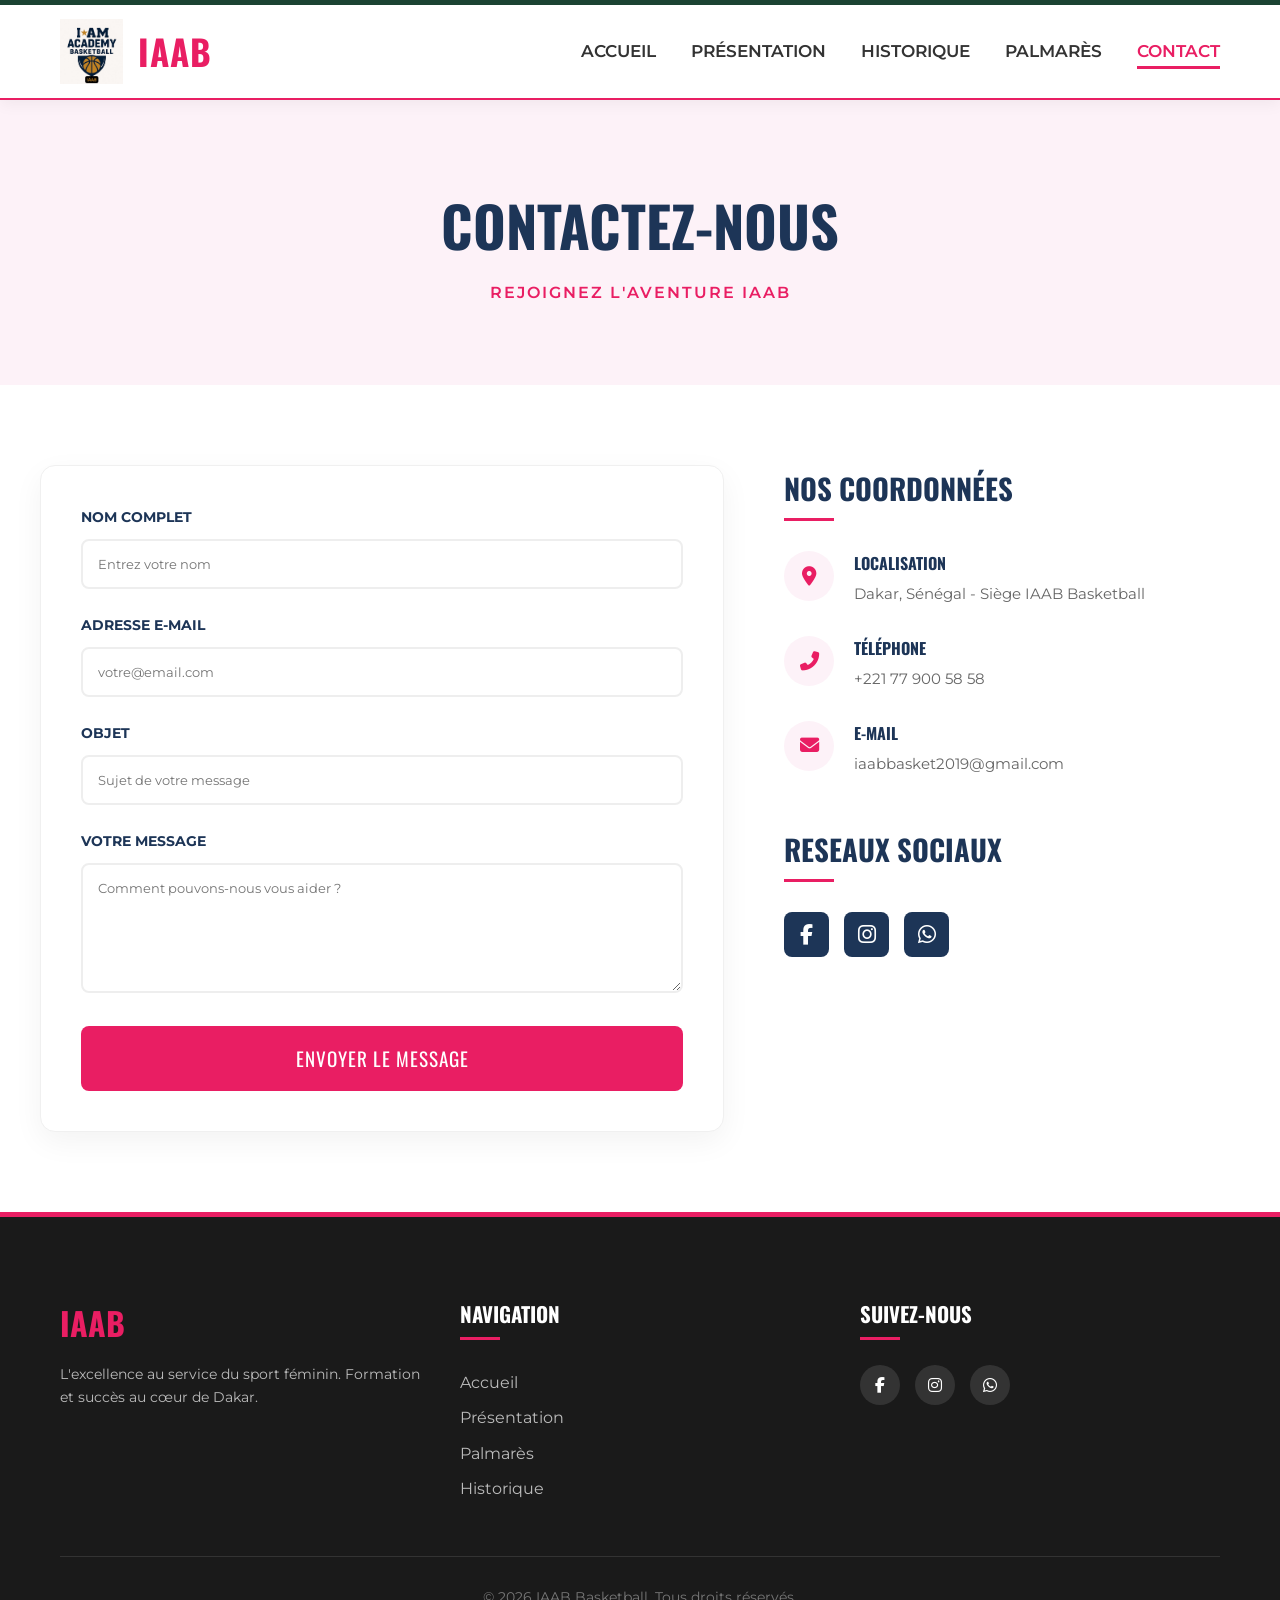
<file: contact.html>
﻿<!DOCTYPE html>
<html lang="fr">
<head>
    <meta charset="UTF-8">
    <meta name="viewport" content="width=device-width, initial-scale=1.0">
    <title>Contact - IAAB Basketball</title>
    <link rel="icon" type="image/jpeg" href="logo.jpg">       

    <link href="https://fonts.googleapis.com/css2?family=Montserrat:wght@400;600;700&family=Oswald:wght@500;700&display=swap" rel="stylesheet">
    <link rel="stylesheet" href="https://cdnjs.cloudflare.com/ajax/libs/font-awesome/6.4.0/css/all.min.css">
    
    <style>
        :root {
            --primary: #e91e63;    /* Rose vif IAAB */
            --secondary: #1d3557;  /* Bleu Marine */
            --accent: #1b4332;     /* Vert forêt */
            --dark-footer: #1a1a1a;
            --white: #ffffff;
            --light-bg: #fdf2f8;
            --transition: all 0.3s cubic-bezier(0.4, 0, 0.2, 1);
        }

        /* Reset & Base */
        * { margin: 0; padding: 0; box-sizing: border-box; }
        body { 
            font-family: 'Montserrat', sans-serif; 
            background: var(--white); 
            color: #333;
            line-height: 1.6;
            overflow-x: hidden;
        }
        h1, h2, h3, h4, .nav-menu, .footer-h3, .btn-submit { font-family: 'Oswald', sans-serif; text-transform: uppercase; }
        ul { list-style: none; }
        a { text-decoration: none; color: inherit; transition: var(--transition); }
        .container { max-width: 1200px; margin: 0 auto; padding: 0 20px; }

        /* --- NAVBAR --- */
        .navbar {
            background: var(--white);
            height: 100px;
            display: flex;
            align-items: center;
            position: fixed;
            top: 0; width: 100%; z-index: 1000;
            border-top: 5px solid var(--accent);
            border-bottom: 2px solid var(--primary);
            box-shadow: 0 4px 15px rgba(0,0,0,0.05);
        }
        .nav-container { display: flex; justify-content: space-between; align-items: center; width: 100%; }
        .logo { display: flex; align-items: center; gap: 15px; }
        .logo img { height: 65px; width: auto; }
        .logo span { font-family: 'Oswald', sans-serif; font-size: 2.2rem; font-weight: 700; color: var(--primary); letter-spacing: 1px; }
        
        .nav-menu { display: flex; gap: 35px; align-items: center; }
        .nav-link { font-family: 'Montserrat', sans-serif; font-weight: 600; font-size: 1.05rem; color: #333; padding-bottom: 5px; border-bottom: 3px solid transparent; }
        .nav-link:hover, .nav-link.active { color: var(--primary); border-bottom: 3px solid var(--primary); }

        .hamburger { display: none; cursor: pointer; flex-direction: column; gap: 6px; }
        .hamburger span { width: 30px; height: 3px; background: var(--secondary); transition: 0.3s; }

        /* --- HEADER DE PAGE --- */
        .page-header {
            background: var(--light-bg);
            padding: 180px 0 80px;
            text-align: center;
        }
        .page-header h1 { font-size: 3.5rem; color: var(--secondary); margin-bottom: 10px; }
        .page-header p { font-weight: 600; color: var(--primary); letter-spacing: 2px; }

        /* --- SECTION CONTACT --- */
        .contact-section { padding: 80px 0; }
        .contact-grid {
            display: grid;
            grid-template-columns: 1.2fr 0.8fr;
            gap: 60px;
            align-items: start;
        }

        /* Formulaire */
        .form-container {
            background: white;
            padding: 40px;
            border-radius: 15px;
            box-shadow: 0 10px 30px rgba(0,0,0,0.05);
            border: 1px solid #f0f0f0;
        }
        .form-group { margin-bottom: 25px; }
        .form-group label { display: block; margin-bottom: 10px; font-weight: 700; font-size: 0.9rem; color: var(--secondary); }
        .form-group input, .form-group textarea {
            width: 100%;
            padding: 15px;
            border: 2px solid #eee;
            border-radius: 8px;
            font-family: 'Montserrat', sans-serif;
            transition: var(--transition);
        }
        .form-group input:focus, .form-group textarea:focus {
            outline: none;
            border-color: var(--primary);
            background: #fffafa;
        }
        .btn-submit {
            background: var(--primary);
            color: white;
            border: none;
            padding: 18px;
            width: 100%;
            font-size: 1.2rem;
            border-radius: 8px;
            cursor: pointer;
            transition: var(--transition);
            letter-spacing: 1px;
        }
        .btn-submit:hover {
            background: var(--secondary);
            transform: translateY(-3px);
            box-shadow: 0 5px 15px rgba(0,0,0,0.1);
        }

        /* Panneau Info */
        .info-panel h3 { font-size: 1.8rem; color: var(--secondary); margin-bottom: 30px; position: relative; padding-bottom: 10px; }
        .info-panel h3::after { content: ''; position: absolute; left: 0; bottom: 0; width: 50px; height: 3px; background: var(--primary); }
        
        .info-item { display: flex; gap: 20px; margin-bottom: 30px; }
        .info-icon { 
            width: 50px; height: 50px; 
            background: var(--light-bg); 
            border-radius: 50%; 
            display: flex; 
            align-items: center; 
            justify-content: center; 
            color: var(--primary);
            font-size: 1.2rem;
            flex-shrink: 0;
        }
        .info-text h4 { font-size: 1rem; color: var(--secondary); margin-bottom: 5px; }
        .info-text p { color: #666; font-size: 0.95rem; }

        .social-box { margin-top: 50px; }
        .social-icons-large { display: flex; gap: 15px; margin-top: 20px; }
        .social-icons-large a {
            width: 45px; height: 45px;
            background: var(--secondary);
            color: white;
            display: flex; align-items: center; justify-content: center;
            border-radius: 8px;
            font-size: 1.3rem;
        }
        .social-icons-large a:hover { background: var(--primary); transform: scale(1.1); }

        /* --- FOOTER --- */
        .footer { background-color: var(--dark-footer); color: #ffffff; padding: 80px 0 20px; border-top: 5px solid var(--primary); }
        .footer-grid { display: grid; grid-template-columns: repeat(auto-fit, minmax(250px, 1fr)); gap: 40px; margin-bottom: 50px; }
        .footer-h3 { font-size: 1.3rem; margin-bottom: 25px; position: relative; padding-bottom: 10px; }
        .footer-h3::after { content: ''; position: absolute; left: 0; bottom: 0; width: 40px; height: 3px; background: var(--primary); }
        .footer-socials { display: flex; gap: 15px; margin-top: 20px; }
        .footer-icon { width: 40px; height: 40px; background: #333; display: flex; align-items: center; justify-content: center; border-radius: 50%; transition: 0.3s; }
        .footer-icon:hover { background: var(--primary); transform: translateY(-3px); }
        .footer-bottom { text-align: center; padding-top: 30px; border-top: 1px solid #333; font-size: 0.85rem; color: #777; }

        /* --- RESPONSIVE --- */
        @media (max-width: 992px) {
            .hamburger { display: flex; }
            .nav-menu {
                position: absolute; top: 100px; left: -100%; width: 100%; height: calc(100vh - 100px);
                background: white; flex-direction: column; padding: 40px; transition: 0.5s;
            }
            .nav-menu.active { left: 0; }
            .contact-grid { grid-template-columns: 1fr; }
            .info-panel { order: -1; }
            .page-header h1 { font-size: 2.5rem; }
        }
    </style>
</head>
<body>

    <nav class="navbar">
        <div class="container nav-container">
            <a href="index.html" class="logo">
                <img src="logo.jpg" alt="IAAB Logo">
                <span>IAAB</span>
            </a>
            
            <div class="hamburger" id="hamburger">
                <span></span>
                <span></span>
                <span></span>
            </div>

            <ul class="nav-menu" id="nav-menu">
                <li><a href="index.html" class="nav-link">Accueil</a></li>
                <li><a href="presentation.html" class="nav-link">Présentation</a></li>
                <li><a href="historique.html" class="nav-link">Historique</a></li>
                <li><a href="palmares.html" class="nav-link">Palmarès</a></li>
                <li><a href="contact.html" class="nav-link active">Contact</a></li>
            </ul>
        </div>
    </nav>

    <header class="page-header">
        <div class="container">
            <h1>CONTACTEZ-NOUS</h1>
            <p>REJOIGNEZ L'AVENTURE IAAB</p>
        </div>
    </header>

    <main class="container contact-section">
        <div class="contact-grid">
            
            <section class="form-container">
                <form action="#">
                    <div class="form-group">
                        <label>NOM COMPLET</label>
                        <input type="text" placeholder="Entrez votre nom" required>
                    </div>
                    <div class="form-group">
                        <label>ADRESSE E-MAIL</label>
                        <input type="email" placeholder="votre@email.com" required>
                    </div>
                    <div class="form-group">
                        <label>OBJET</label>
                        <input type="text" placeholder="Sujet de votre message">
                    </div>
                    <div class="form-group">
                        <label>VOTRE MESSAGE</label>
                        <textarea rows="6" placeholder="Comment pouvons-nous vous aider ?"></textarea>
                    </div>
                    <button type="submit" class="btn-submit">ENVOYER LE MESSAGE</button>
                </form>
            </section>

            <section class="info-panel">
                <h3>NOS COORDONNÉES</h3>
                
                <div class="info-item">
                    <div class="info-icon"><i class="fas fa-map-marker-alt"></i></div>
                    <div class="info-text">
                        <h4>Localisation</h4>
                        <p>Dakar, Sénégal - Siège IAAB Basketball</p>
                    </div>
                </div>

                <div class="info-item">
                    <div class="info-icon"><i class="fas fa-phone-alt"></i></div>
                    <div class="info-text">
                        <h4>Téléphone</h4>
                        <p>+221 77 900 58 58</p>
                    </div>
                </div>

                <div class="info-item">
                    <div class="info-icon"><i class="fas fa-envelope"></i></div>
                    <div class="info-text">
                        <h4>E-mail</h4>
                        <p>iaabbasket2019@gmail.com</p>
                    </div>
                </div>

                <div class="social-box">
                    <h3>RESEAUX SOCIAUX</h3>
                    <div class="social-icons-large">
                        <a href="#"><i class="fab fa-facebook-f"></i></a>
                        <a href="https://www.instagram.com/i_am_academy_basketball"><i class="fab fa-instagram"></i></a>
                        <a href="https://wa.me/221779005858"><i class="fab fa-whatsapp"></i></a>
                    </div>
                </div>
            </section>

        </div>
    </main>

    <footer class="footer">
        <div class="container">
            <div class="footer-grid">
                <div>
                    <h3 style="color: var(--primary); font-size: 2rem;">IAAB</h3>
                    <p style="margin-top: 15px; color: #bbb; font-size: 0.9rem;">L'excellence au service du sport féminin. Formation et succès au cœur de Dakar.</p>
                </div>
                <div>
                    <h3 class="footer-h3">Navigation</h3>
                    <ul style="line-height: 2.2;">
                        <li><a href="index.html" style="color: #bbb;">Accueil</a></li>
                        <li><a href="presentation.html" style="color: #bbb;">Présentation</a></li>
                        <li><a href="palmares.html" style="color: #bbb;">Palmarès</a></li>
                        <li><a href="historique.html" style="color: #bbb;">Historique</a></li>
                    </ul>
                </div>
                <div>
                    <h3 class="footer-h3">Suivez-nous</h3>
                    <div class="footer-socials">
                        <a href="#" class="footer-icon"><i class="fab fa-facebook-f"></i></a>
                        <a href="https://www.instagram.com/i_am_academy_basketball" class="footer-icon"><i class="fab fa-instagram"></i></a>
                        <a href="https://wa.me/221779005858" class="footer-icon"><i class="fab fa-whatsapp"></i></a>
                    </div>
                </div>
            </div>
            <div class="footer-bottom">
                <p>&copy; 2026 IAAB Basketball. Tous droits réservés.</p>
            </div>
        </div>
    </footer>

    <script>
        const hamburger = document.getElementById('hamburger');
        const navMenu = document.getElementById('nav-menu');

        hamburger.addEventListener('click', () => {
            navMenu.classList.toggle('active');
        });
    </script>

</body>
</html>
</file>
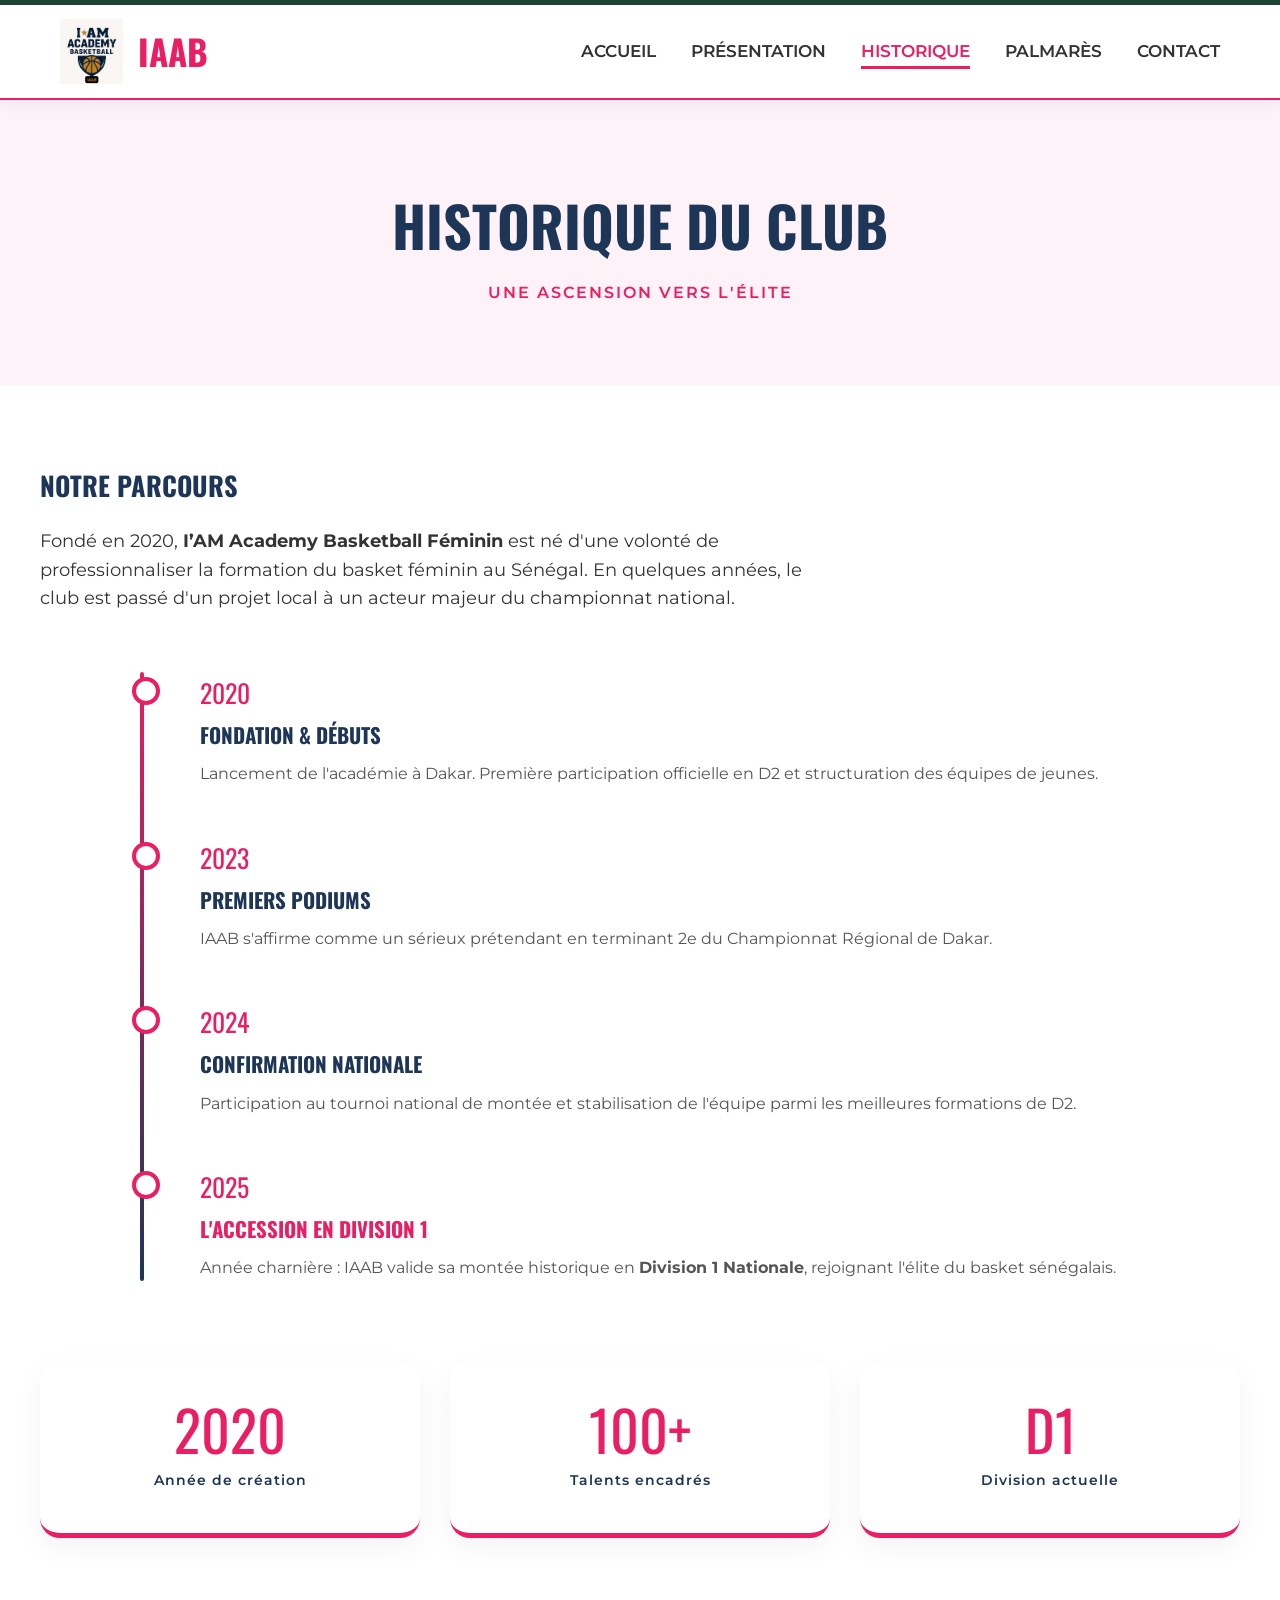
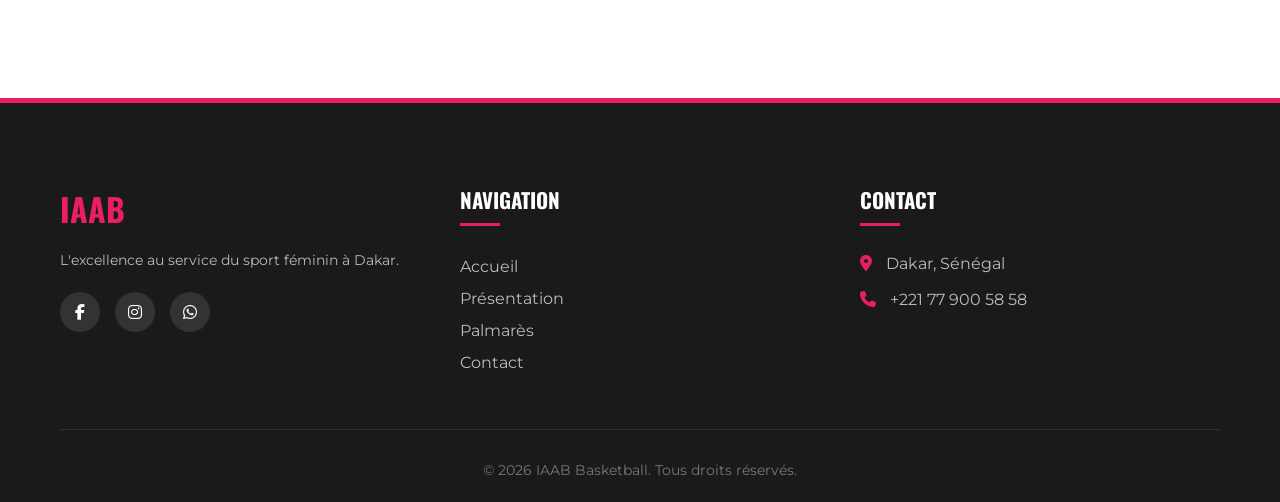
<file: historique.html>
﻿<!DOCTYPE html>
<html lang="fr">
<head>
    <meta charset="UTF-8">
    <meta name="viewport" content="width=device-width, initial-scale=1.0">
    <title>Historique - IAAB Basketball</title>
    <link rel="icon" type="image/jpeg" href="logo.jpg">       
    <link href="https://fonts.googleapis.com/css2?family=Montserrat:wght@400;600;700&family=Oswald:wght@500;700&display=swap" rel="stylesheet">
    <link rel="stylesheet" href="https://cdnjs.cloudflare.com/ajax/libs/font-awesome/6.4.0/css/all.min.css">
    
    <style>
        :root {
            --primary: #e91e63;    /* Rose vif IAAB */
            --secondary: #1d3557;  /* Bleu Marine */
            --accent: #1b4332;     /* Vert forêt */
            --dark-footer: #1a1a1a;
            --white: #ffffff;
            --light-bg: #fdf2f8;
            --transition: all 0.3s cubic-bezier(0.4, 0, 0.2, 1);
        }

        /* Reset & Base */
        * { margin: 0; padding: 0; box-sizing: border-box; }
        body { 
            font-family: 'Montserrat', sans-serif; 
            background: var(--white); 
            color: #333;
            line-height: 1.6;
            overflow-x: hidden;
        }
        h1, h2, h3, .nav-menu, .footer-h3, .stat-number { font-family: 'Oswald', sans-serif; text-transform: uppercase; }
        ul { list-style: none; }
        a { text-decoration: none; color: inherit; transition: var(--transition); }
        .container { max-width: 1200px; margin: 0 auto; padding: 0 20px; }

        /* --- NAVBAR --- */
        .navbar {
            background: var(--white);
            height: 100px;
            display: flex;
            align-items: center;
            position: fixed;
            top: 0; width: 100%; z-index: 1000;
            border-top: 5px solid var(--accent);
            border-bottom: 2px solid var(--primary);
            box-shadow: 0 4px 15px rgba(0,0,0,0.05);
        }
        .nav-container { display: flex; justify-content: space-between; align-items: center; width: 100%; }
        .logo { display: flex; align-items: center; gap: 15px; }
        .logo img { height: 65px; width: auto; }
        .logo span { font-family: 'Oswald', sans-serif; font-size: 2.2rem; font-weight: 700; color: var(--primary); }
        
        .nav-menu { display: flex; gap: 35px; align-items: center; }
        .nav-link { font-family: 'Montserrat', sans-serif; font-weight: 600; font-size: 1.05rem; color: #333; padding-bottom: 5px; border-bottom: 3px solid transparent; }
        .nav-link:hover, .nav-link.active { color: var(--primary); border-bottom: 3px solid var(--primary); }

        .hamburger { display: none; cursor: pointer; flex-direction: column; gap: 6px; }
        .hamburger span { width: 30px; height: 3px; background: var(--secondary); transition: 0.3s; }

        /* --- HEADER DE PAGE --- */
        .page-header {
            background: var(--light-bg);
            padding: 180px 0 80px;
            text-align: center;
        }
        .page-header h1 { font-size: 3.5rem; color: var(--secondary); margin-bottom: 10px; }
        .page-header p { font-weight: 600; color: var(--primary); letter-spacing: 2px; }

        /* --- CONTENU HISTORIQUE --- */
        .section-padding { padding: 80px 0; }
        .intro-text { max-width: 800px; margin-bottom: 60px; font-size: 1.1rem; }
        
        /* Timeline Style */
        .timeline {
            position: relative;
            max-width: 1000px;
            margin: 0 auto;
            padding-left: 30px;
        }
        .timeline::before {
            content: '';
            position: absolute;
            left: 0;
            top: 0;
            height: 100%;
            width: 4px;
            background: linear-gradient(to bottom, var(--primary), var(--secondary));
            border-radius: 2px;
        }
        .timeline-item {
            position: relative;
            margin-bottom: 50px;
            padding-left: 30px;
        }
        .timeline-item::before {
            content: '';
            position: absolute;
            left: -38px;
            top: 5px;
            width: 20px;
            height: 20px;
            background: var(--white);
            border: 4px solid var(--primary);
            border-radius: 50%;
            z-index: 2;
        }
        .timeline-date {
            font-family: 'Oswald', sans-serif;
            font-size: 1.6rem;
            color: var(--primary);
            margin-bottom: 5px;
        }
        .timeline-content h3 {
            font-size: 1.3rem;
            color: var(--secondary);
            margin-bottom: 10px;
        }
        .timeline-content p { color: #555; }

        /* Stats Cards */
        .stats-grid {
            display: grid;
            grid-template-columns: repeat(auto-fit, minmax(250px, 1fr));
            gap: 30px;
            margin-top: 80px;
        }
        .stat-card {
            background: var(--white);
            padding: 40px;
            border-radius: 20px;
            text-align: center;
            box-shadow: 0 10px 30px rgba(0,0,0,0.05);
            border-bottom: 5px solid var(--primary);
            transition: var(--transition);
        }
        .stat-card:hover { transform: translateY(-5px); }
        .stat-number {
            font-size: 3.5rem;
            color: var(--primary);
            display: block;
            line-height: 1;
            margin-bottom: 10px;
        }
        .stat-label {
            font-weight: 600;
            color: var(--secondary);
            letter-spacing: 1px;
            font-size: 0.9rem;
        }

        /* --- FOOTER --- */
        .footer { background-color: var(--dark-footer); color: #ffffff; padding: 80px 0 20px; border-top: 5px solid var(--primary); margin-top: 80px; }
        .footer-grid { display: grid; grid-template-columns: repeat(auto-fit, minmax(250px, 1fr)); gap: 40px; margin-bottom: 50px; }
        .footer-h3 { font-size: 1.3rem; margin-bottom: 25px; position: relative; padding-bottom: 10px; }
        .footer-h3::after { content: ''; position: absolute; left: 0; bottom: 0; width: 40px; height: 3px; background: var(--primary); }
        .footer-socials { display: flex; gap: 15px; margin-top: 20px; }
        .social-icon { width: 40px; height: 40px; background: #333; display: flex; align-items: center; justify-content: center; border-radius: 50%; transition: 0.3s; }
        .social-icon:hover { background: var(--primary); transform: translateY(-3px); }
        .footer-bottom { text-align: center; padding-top: 30px; border-top: 1px solid #333; font-size: 0.85rem; color: #777; }

        /* --- RESPONSIVE --- */
        @media (max-width: 992px) {
            .hamburger { display: flex; }
            .nav-menu {
                position: absolute; top: 100px; left: -100%; width: 100%; height: calc(100vh - 100px);
                background: white; flex-direction: column; padding: 40px; transition: 0.5s;
            }
            .nav-menu.active { left: 0; }
            .page-header h1 { font-size: 2.5rem; }
        }
    </style>
</head>
<body>

    <nav class="navbar">
        <div class="container nav-container">
            <a href="index.html" class="logo">
                <img src="logo.jpg" alt="IAAB Logo">
                <span>IAAB</span>
            </a>

            <div class="hamburger" id="hamburger">
                <span></span>
                <span></span>
                <span></span>
            </div>

            <ul class="nav-menu" id="nav-menu">
                <li><a href="index.html" class="nav-link">Accueil</a></li>
                <li><a href="presentation.html" class="nav-link">Présentation</a></li>
                <li><a href="historique.html" class="nav-link active">Historique</a></li>
                <li><a href="palmares.html" class="nav-link">Palmarès</a></li>
                <li><a href="contact.html" class="nav-link">Contact</a></li>
            </ul>
        </div>
    </nav>

    <header class="page-header">
        <div class="container">
            <h1>HISTORIQUE DU CLUB</h1>
            <p>UNE ASCENSION VERS L'ÉLITE</p>
        </div>
    </header>

    <main class="container section-padding">
        
        <div class="intro-text">
            <h2 style="font-family: 'Oswald'; margin-bottom: 20px; color: var(--secondary);">NOTRE PARCOURS</h2>
            <p>Fondé en 2020, <strong>I’AM Academy Basketball Féminin</strong> est né d'une volonté de professionnaliser la formation du basket féminin au Sénégal. En quelques années, le club est passé d'un projet local à un acteur majeur du championnat national.</p>
        </div>

        <div class="timeline">
            <div class="timeline-item">
                <div class="timeline-date">2020</div>
                <div class="timeline-content">
                    <h3>Fondation & Débuts</h3>
                    <p>Lancement de l'académie à Dakar. Première participation officielle en D2 et structuration des équipes de jeunes.</p>
                </div>
            </div>

            <div class="timeline-item">
                <div class="timeline-date">2023</div>
                <div class="timeline-content">
                    <h3>Premiers Podiums</h3>
                    <p>IAAB s'affirme comme un sérieux prétendant en terminant 2e du Championnat Régional de Dakar.</p>
                </div>
            </div>

            <div class="timeline-item">
                <div class="timeline-date">2024</div>
                <div class="timeline-content">
                    <h3>Confirmation Nationale</h3>
                    <p>Participation au tournoi national de montée et stabilisation de l'équipe parmi les meilleures formations de D2.</p>
                </div>
            </div>

            <div class="timeline-item">
                <div class="timeline-date">2025</div>
                <div class="timeline-content">
                    <h3 style="color: var(--primary);">L'Accession en Division 1</h3>
                    <p>Année charnière : IAAB valide sa montée historique en <strong>Division 1 Nationale</strong>, rejoignant l'élite du basket sénégalais.</p>
                </div>
            </div>
        </div>

        <div class="stats-grid">
            <div class="stat-card">
                <span class="stat-number">2020</span>
                <span class="stat-label">Année de création</span>
            </div>
            <div class="stat-card">
                <span class="stat-number">100+</span>
                <span class="stat-label">Talents encadrés</span>
            </div>
            <div class="stat-card">
                <span class="stat-number">D1</span>
                <span class="stat-label">Division actuelle</span>
            </div>
        </div>

    </main>

    <footer class="footer">
        <div class="container">
            <div class="footer-grid">
                <div>
                    <h3 style="color: var(--primary); font-size: 2rem;">IAAB</h3>
                    <p style="margin-top: 15px; color: #bbb; font-size: 0.9rem;">L'excellence au service du sport féminin à Dakar.</p>
                    <div class="footer-socials">
                        <a href="#" class="social-icon"><i class="fab fa-facebook-f"></i></a>
                        <a href="https://www.instagram.com/i_am_academy_basketball" class="social-icon"><i class="fab fa-instagram"></i></a>
                        <a href="https://wa.me/221779005858" class="social-icon"><i class="fab fa-whatsapp"></i></a>
                    </div>
                </div>
                <div>
                    <h3 class="footer-h3">Navigation</h3>
                    <ul style="line-height: 2;">
                        <li><a href="index.html" style="color: #bbb;">Accueil</a></li>
                        <li><a href="presentation.html" style="color: #bbb;">Présentation</a></li>
                        <li><a href="palmares.html" style="color: #bbb;">Palmarès</a></li>
                        <li><a href="contact.html" style="color: #bbb;">Contact</a></li>
                    </ul>
                </div>
                <div>
                    <h3 class="footer-h3">Contact</h3>
                    <p style="color: #bbb;"><i class="fas fa-map-marker-alt" style="color: var(--primary); margin-right: 10px;"></i> Dakar, Sénégal</p>
                    <p style="color: #bbb; margin-top: 10px;"><i class="fas fa-phone" style="color: var(--primary); margin-right: 10px;"></i> +221 77 900 58 58</p>
                </div>
            </div>
            <div class="footer-bottom">
                <p>&copy; 2026 IAAB Basketball. Tous droits réservés.</p>
            </div>
        </div>
    </footer>

    <script>
        const hamburger = document.getElementById('hamburger');
        const navMenu = document.getElementById('nav-menu');

        hamburger.addEventListener('click', () => {
            navMenu.classList.toggle('active');
        });
    </script>
</body>
</html>
</file>
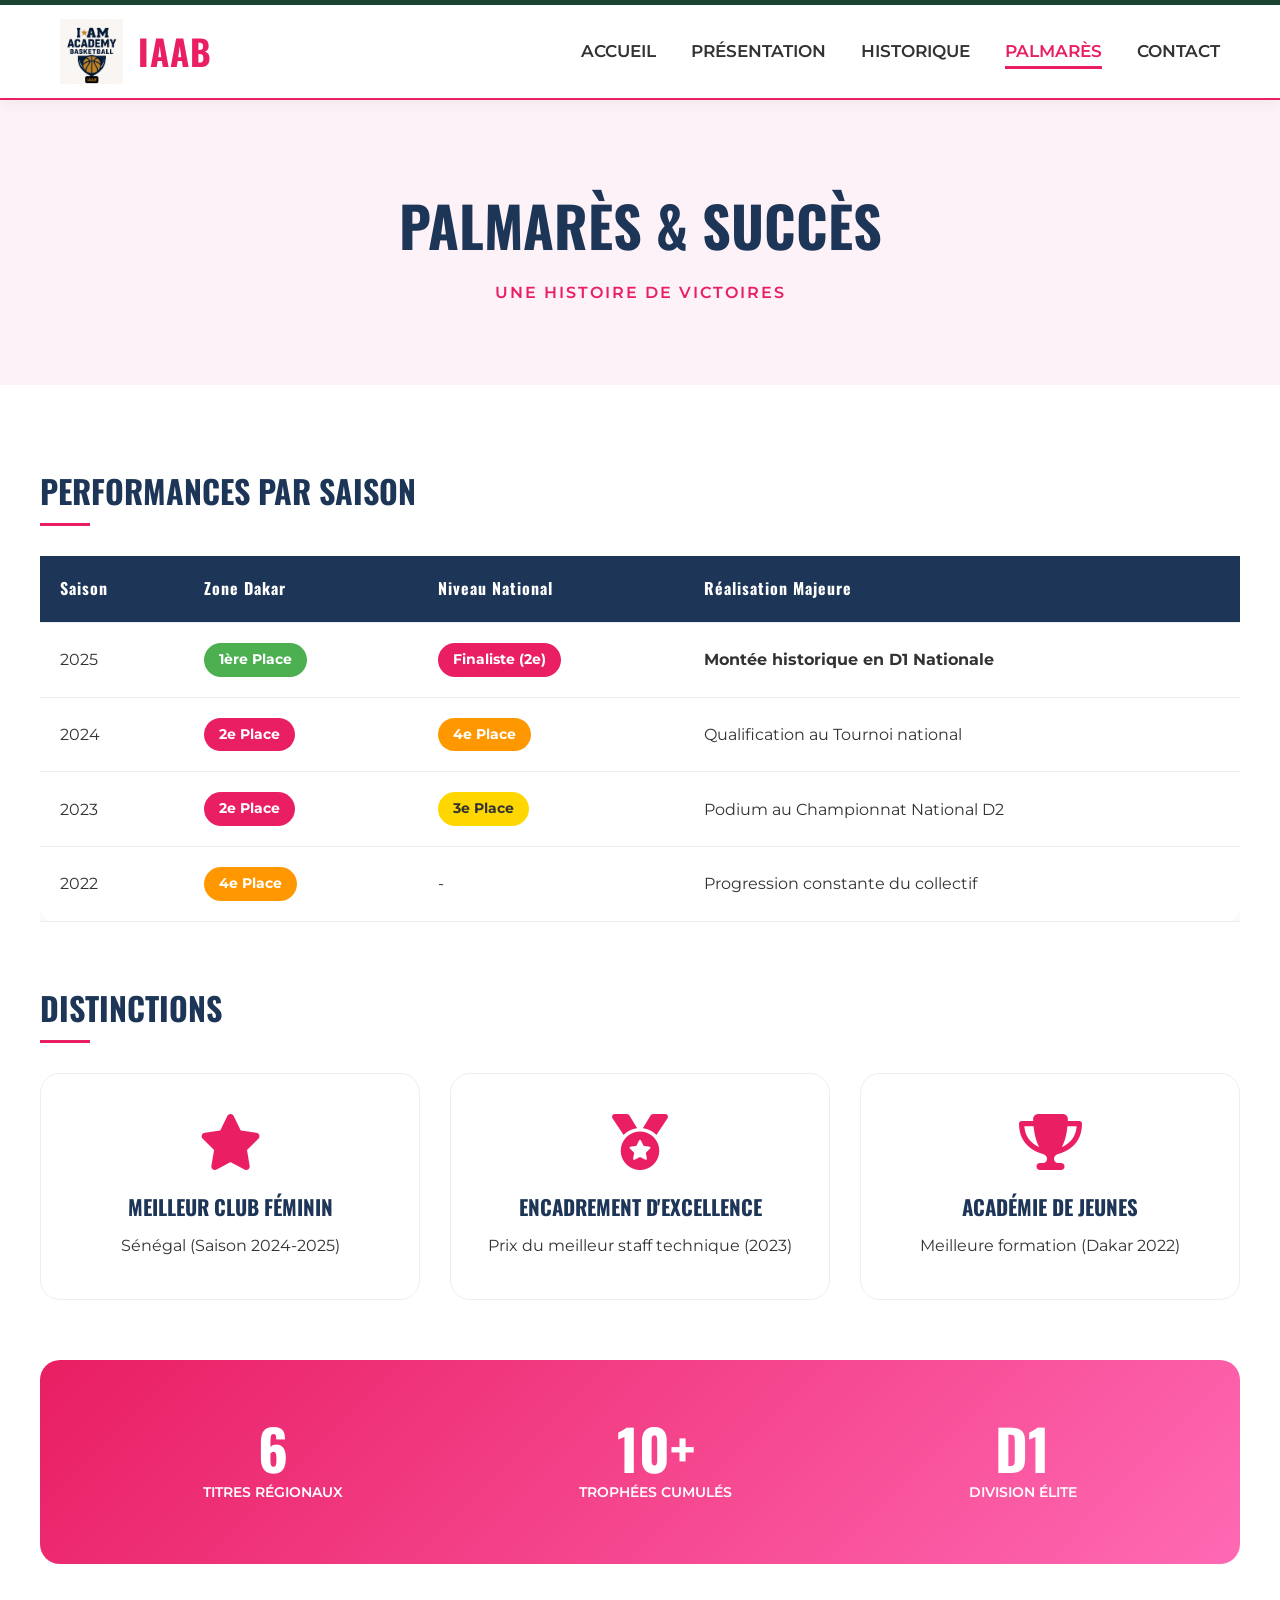
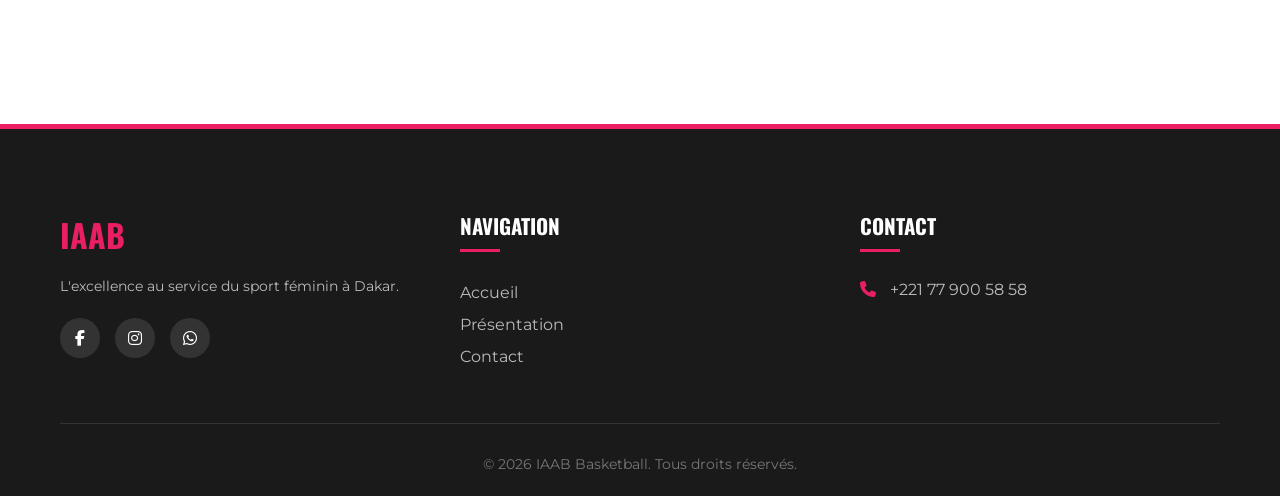
<file: palmares.html>
﻿<!DOCTYPE html>
<html lang="fr">
<head>
    <meta charset="UTF-8">
    <meta name="viewport" content="width=device-width, initial-scale=1.0">
    <title>Palmarès - IAAB Basketball</title>
    <link rel="icon" type="image/jpeg" href="logo.jpg">       
    <link href="https://fonts.googleapis.com/css2?family=Montserrat:wght@400;600;700&family=Oswald:wght@500;700&display=swap" rel="stylesheet">
    <link rel="stylesheet" href="https://cdnjs.cloudflare.com/ajax/libs/font-awesome/6.4.0/css/all.min.css">
    
    <style>
        :root {
            --primary: #e91e63;    /* Rose vif IAAB */
            --secondary: #1d3557;  /* Bleu Marine */
            --accent: #1b4332;     /* Vert forêt */
            --dark-footer: #1a1a1a;
            --white: #ffffff;
            --light-bg: #fdf2f8;
            --transition: all 0.3s cubic-bezier(0.4, 0, 0.2, 1);
        }

        /* Reset & Base */
        * { margin: 0; padding: 0; box-sizing: border-box; }
        body { 
            font-family: 'Montserrat', sans-serif; 
            background: var(--white); 
            color: #333;
            line-height: 1.6;
            overflow-x: hidden;
        }
        h1, h2, h3, h4, .nav-menu, .footer-h3 { font-family: 'Oswald', sans-serif; text-transform: uppercase; }
        ul { list-style: none; }
        a { text-decoration: none; color: inherit; transition: var(--transition); }
        .container { max-width: 1200px; margin: 0 auto; padding: 0 20px; }

        /* --- NAVBAR --- */
        .navbar {
            background: var(--white);
            height: 100px;
            display: flex;
            align-items: center;
            position: fixed;
            top: 0; width: 100%; z-index: 1000;
            border-top: 5px solid var(--accent);
            border-bottom: 2px solid var(--primary);
            box-shadow: 0 4px 15px rgba(0,0,0,0.05);
        }
        .nav-container { display: flex; justify-content: space-between; align-items: center; width: 100%; }
        .logo { display: flex; align-items: center; gap: 15px; }
        .logo img { height: 65px; width: auto; }
        .logo span { font-family: 'Oswald', sans-serif; font-size: 2.2rem; font-weight: 700; color: var(--primary); letter-spacing: 1px; }
        
        .nav-menu { display: flex; gap: 35px; align-items: center; }
        .nav-link { font-family: 'Montserrat', sans-serif; font-weight: 600; font-size: 1.05rem; color: #333; padding-bottom: 5px; border-bottom: 3px solid transparent; }
        .nav-link:hover, .nav-link.active { color: var(--primary); border-bottom: 3px solid var(--primary); }

        .hamburger { display: none; cursor: pointer; flex-direction: column; gap: 6px; }
        .hamburger span { width: 30px; height: 3px; background: var(--secondary); transition: 0.3s; }

        /* --- HEADER DE PAGE --- */
        .page-header {
            background: var(--light-bg);
            padding: 180px 0 80px;
            text-align: center;
        }
        .page-header h1 { font-size: 3.5rem; color: var(--secondary); margin-bottom: 10px; }
        .page-header p { font-weight: 600; color: var(--primary); letter-spacing: 2px; }

        /* --- TABLEAU PALMARÈS --- */
        .section-padding { padding: 80px 0; }
        .section-subtitle { font-size: 2rem; color: var(--secondary); margin-bottom: 30px; position: relative; padding-bottom: 10px; }
        .section-subtitle::after { content: ''; position: absolute; left: 0; bottom: 0; width: 50px; height: 3px; background: var(--primary); }

        .table-responsive { overflow-x: auto; margin-bottom: 60px; }
        .table-container { 
            background: white; 
            border-radius: 15px; 
            box-shadow: 0 10px 30px rgba(0,0,0,0.05); 
            min-width: 800px; /* Force la largeur pour le scroll mobile */
        }
        table { width: 100%; border-collapse: collapse; }
        thead { background: var(--secondary); color: white; }
        th, td { padding: 20px; text-align: left; border-bottom: 1px solid #eee; }
        th { font-family: 'Oswald', sans-serif; letter-spacing: 1px; }
        
        .badge { padding: 6px 15px; border-radius: 20px; color: white; font-weight: 700; font-size: 0.85rem; display: inline-block; }
        .bg-gold { background: #FFD700; color: #333; }
        .bg-rose { background: var(--primary); }
        .bg-orange { background: #FF9800; }
        .bg-green { background: #4CAF50; }

        /* --- DISTINCTIONS --- */
        .distinction-grid { display: grid; grid-template-columns: repeat(auto-fit, minmax(300px, 1fr)); gap: 30px; margin-bottom: 60px; }
        .distinction-card { 
            background: #fff; 
            padding: 40px 30px; 
            border-radius: 20px; 
            text-align: center; 
            border: 1px solid #eee;
            transition: var(--transition);
        }
        .distinction-card:hover { transform: translateY(-10px); border-color: var(--primary); box-shadow: 0 15px 35px rgba(233, 30, 99, 0.1); }
        .distinction-card i { font-size: 3.5rem; color: var(--primary); margin-bottom: 20px; }
        .distinction-card h4 { color: var(--secondary); margin-bottom: 10px; font-size: 1.3rem; }

        /* --- STATS BANNER --- */
        .stats-banner { 
            background: linear-gradient(135deg, var(--primary), #ff69b4); 
            color: white; 
            padding: 60px; 
            border-radius: 20px; 
            display: flex; 
            justify-content: space-around; 
            text-align: center; 
            flex-wrap: wrap;
            gap: 30px;
        }
        .stat-item h3 { font-size: 3.5rem; line-height: 1; font-family: 'Oswald', sans-serif; }
        .stat-item p { font-weight: 600; text-transform: uppercase; font-size: 0.9rem; margin-top: 5px; }

        /* --- FOOTER --- */
        .footer { background-color: var(--dark-footer); color: #ffffff; padding: 80px 0 20px; border-top: 5px solid var(--primary); margin-top: 80px; }
        .footer-grid { display: grid; grid-template-columns: repeat(auto-fit, minmax(250px, 1fr)); gap: 40px; margin-bottom: 50px; }
        .footer-h3 { font-size: 1.3rem; margin-bottom: 25px; position: relative; padding-bottom: 10px; }
        .footer-h3::after { content: ''; position: absolute; left: 0; bottom: 0; width: 40px; height: 3px; background: var(--primary); }
        .footer-socials { display: flex; gap: 15px; margin-top: 20px; }
        .social-icon { width: 40px; height: 40px; background: #333; display: flex; align-items: center; justify-content: center; border-radius: 50%; transition: 0.3s; }
        .social-icon:hover { background: var(--primary); transform: translateY(-3px); }
        .footer-bottom { text-align: center; padding-top: 30px; border-top: 1px solid #333; font-size: 0.85rem; color: #777; }

        /* --- MOBILE NAV --- */
        @media (max-width: 992px) {
            .hamburger { display: flex; }
            .nav-menu {
                position: absolute; top: 100px; left: -100%; width: 100%; height: calc(100vh - 100px);
                background: white; flex-direction: column; padding: 40px; transition: 0.5s;
            }
            .nav-menu.active { left: 0; }
            .page-header h1 { font-size: 2.5rem; }
        }
    </style>
</head>
<body>

    <nav class="navbar">
        <div class="container nav-container">
            <a href="index.html" class="logo">
                <img src="logo.jpg" alt="IAAB Logo">
                <span>IAAB</span>
            </a>

            <div class="hamburger" id="hamburger">
                <span></span>
                <span></span>
                <span></span>
            </div>

            <ul class="nav-menu" id="nav-menu">
                <li><a href="index.html" class="nav-link">Accueil</a></li>
                <li><a href="presentation.html" class="nav-link">Présentation</a></li>
                <li><a href="historique.html" class="nav-link">Historique</a></li>
                <li><a href="palmares.html" class="nav-link active">Palmarès</a></li>
                <li><a href="contact.html" class="nav-link">Contact</a></li>
            </ul>
        </div>
    </nav>

    <header class="page-header">
        <div class="container">
            <h1>PALMARÈS & SUCCÈS</h1>
            <p>UNE HISTOIRE DE VICTOIRES</p>
        </div>
    </header>

    <main class="container section-padding">
        
        <h3 class="section-subtitle">Performances par Saison</h3>
        <div class="table-responsive">
            <div class="table-container">
                <table>
                    <thead>
                        <tr>
                            <th>Saison</th>
                            <th>Zone Dakar</th>
                            <th>Niveau National</th>
                            <th>Réalisation Majeure</th>
                        </tr>
                    </thead>
                    <tbody>
                        <tr>
                            <td>2025</td>
                            <td><span class="badge bg-green">1ère Place</span></td>
                            <td><span class="badge bg-rose">Finaliste (2e)</span></td>
                            <td><strong>Montée historique en D1 Nationale</strong></td>
                        </tr>
                        <tr>
                            <td>2024</td>
                            <td><span class="badge bg-rose">2e Place</span></td>
                            <td><span class="badge bg-orange">4e Place</span></td>
                            <td>Qualification au Tournoi national</td>
                        </tr>
                        <tr>
                            <td>2023</td>
                            <td><span class="badge bg-rose">2e Place</span></td>
                            <td><span class="badge bg-gold">3e Place</span></td>
                            <td>Podium au Championnat National D2</td>
                        </tr>
                        <tr>
                            <td>2022</td>
                            <td><span class="badge bg-orange">4e Place</span></td>
                            <td>-</td>
                            <td>Progression constante du collectif</td>
                        </tr>
                    </tbody>
                </table>
            </div>
        </div>

        <h3 class="section-subtitle">Distinctions</h3>
        <div class="distinction-grid">
            <div class="distinction-card">
                <i class="fas fa-star"></i>
                <h4>Meilleur Club Féminin</h4>
                <p>Sénégal (Saison 2024-2025)</p>
            </div>
            <div class="distinction-card">
                <i class="fas fa-medal"></i>
                <h4>Encadrement d'Excellence</h4>
                <p>Prix du meilleur staff technique (2023)</p>
            </div>
            <div class="distinction-card">
                <i class="fas fa-trophy"></i>
                <h4>Académie de Jeunes</h4>
                <p>Meilleure formation (Dakar 2022)</p>
            </div>
        </div>

        <div class="stats-banner">
            <div class="stat-item">
                <h3>6</h3>
                <p>Titres régionaux</p>
            </div>
            <div class="stat-item">
                <h3>10+</h3>
                <p>Trophées cumulés</p>
            </div>
            <div class="stat-item">
                <h3>D1</h3>
                <p>Division Élite</p>
            </div>
        </div>
    </main>

    <footer class="footer">
        <div class="container">
            <div class="footer-grid">
                <div>
                    <h3 style="color: var(--primary); font-size: 2rem;">IAAB</h3>
                    <p style="margin-top: 15px; color: #bbb; font-size: 0.9rem;">L'excellence au service du sport féminin à Dakar.</p>
                    <div class="footer-socials">
                        <a href="#" class="social-icon"><i class="fab fa-facebook-f"></i></a>
                        <a href="https://www.instagram.com/i_am_academy_basketball" class="social-icon"><i class="fab fa-instagram"></i></a>
                        <a href="https://wa.me/221779005858" class="social-icon"><i class="fab fa-whatsapp"></i></a>
                    </div>
                </div>
                <div>
                    <h3 class="footer-h3">Navigation</h3>
                    <ul style="line-height: 2;">
                        <li><a href="index.html" style="color: #bbb;">Accueil</a></li>
                        <li><a href="presentation.html" style="color: #bbb;">Présentation</a></li>
                        <li><a href="contact.html" style="color: #bbb;">Contact</a></li>
                    </ul>
                </div>
                <div>
                    <h3 class="footer-h3">Contact</h3>
                    <p style="color: #bbb;"><i class="fas fa-phone" style="color: var(--primary); margin-right: 10px;"></i> +221 77 900 58 58</p>
                </div>
            </div>
            <div class="footer-bottom">
                <p>&copy; 2026 IAAB Basketball. Tous droits réservés.</p>
            </div>
        </div>
    </footer>

    <script>
        const hamburger = document.getElementById('hamburger');
        const navMenu = document.getElementById('nav-menu');

        hamburger.addEventListener('click', () => {
            navMenu.classList.toggle('active');
        });
    </script>
</body>
</html>
</file>
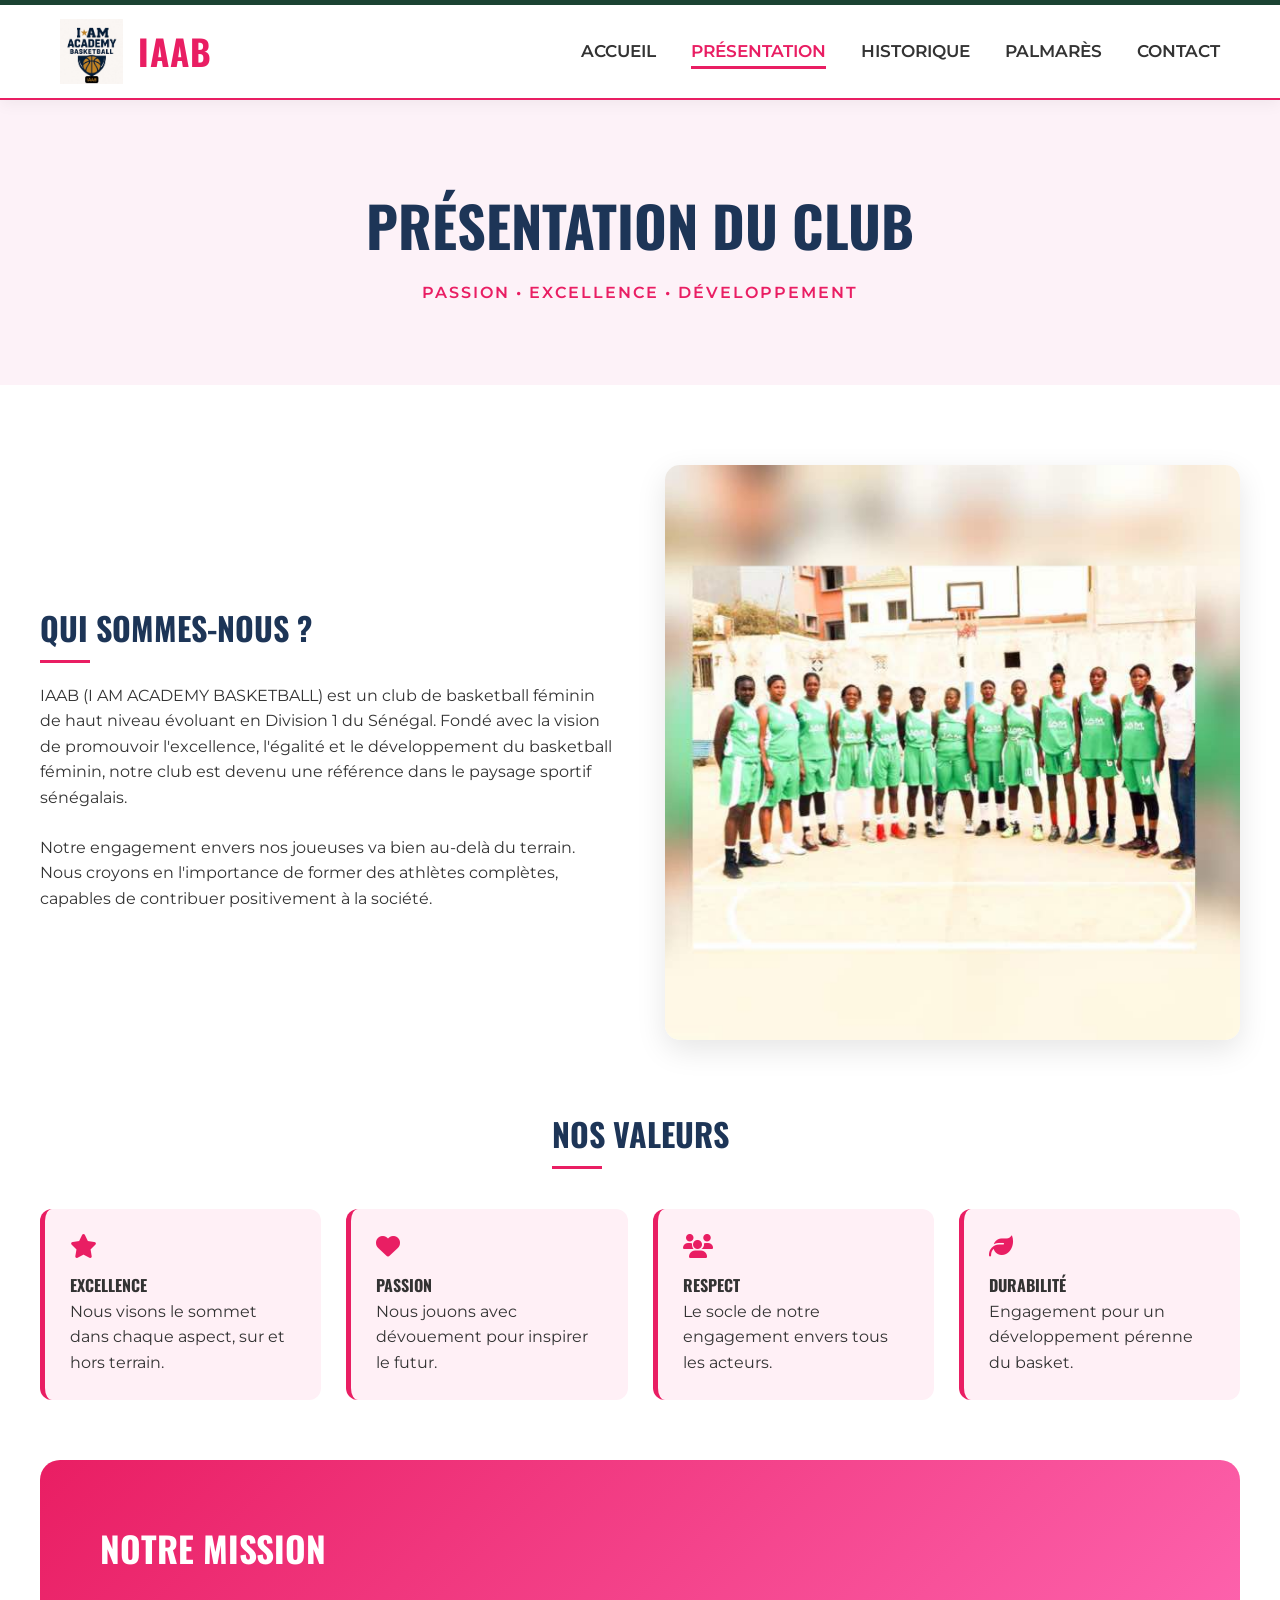
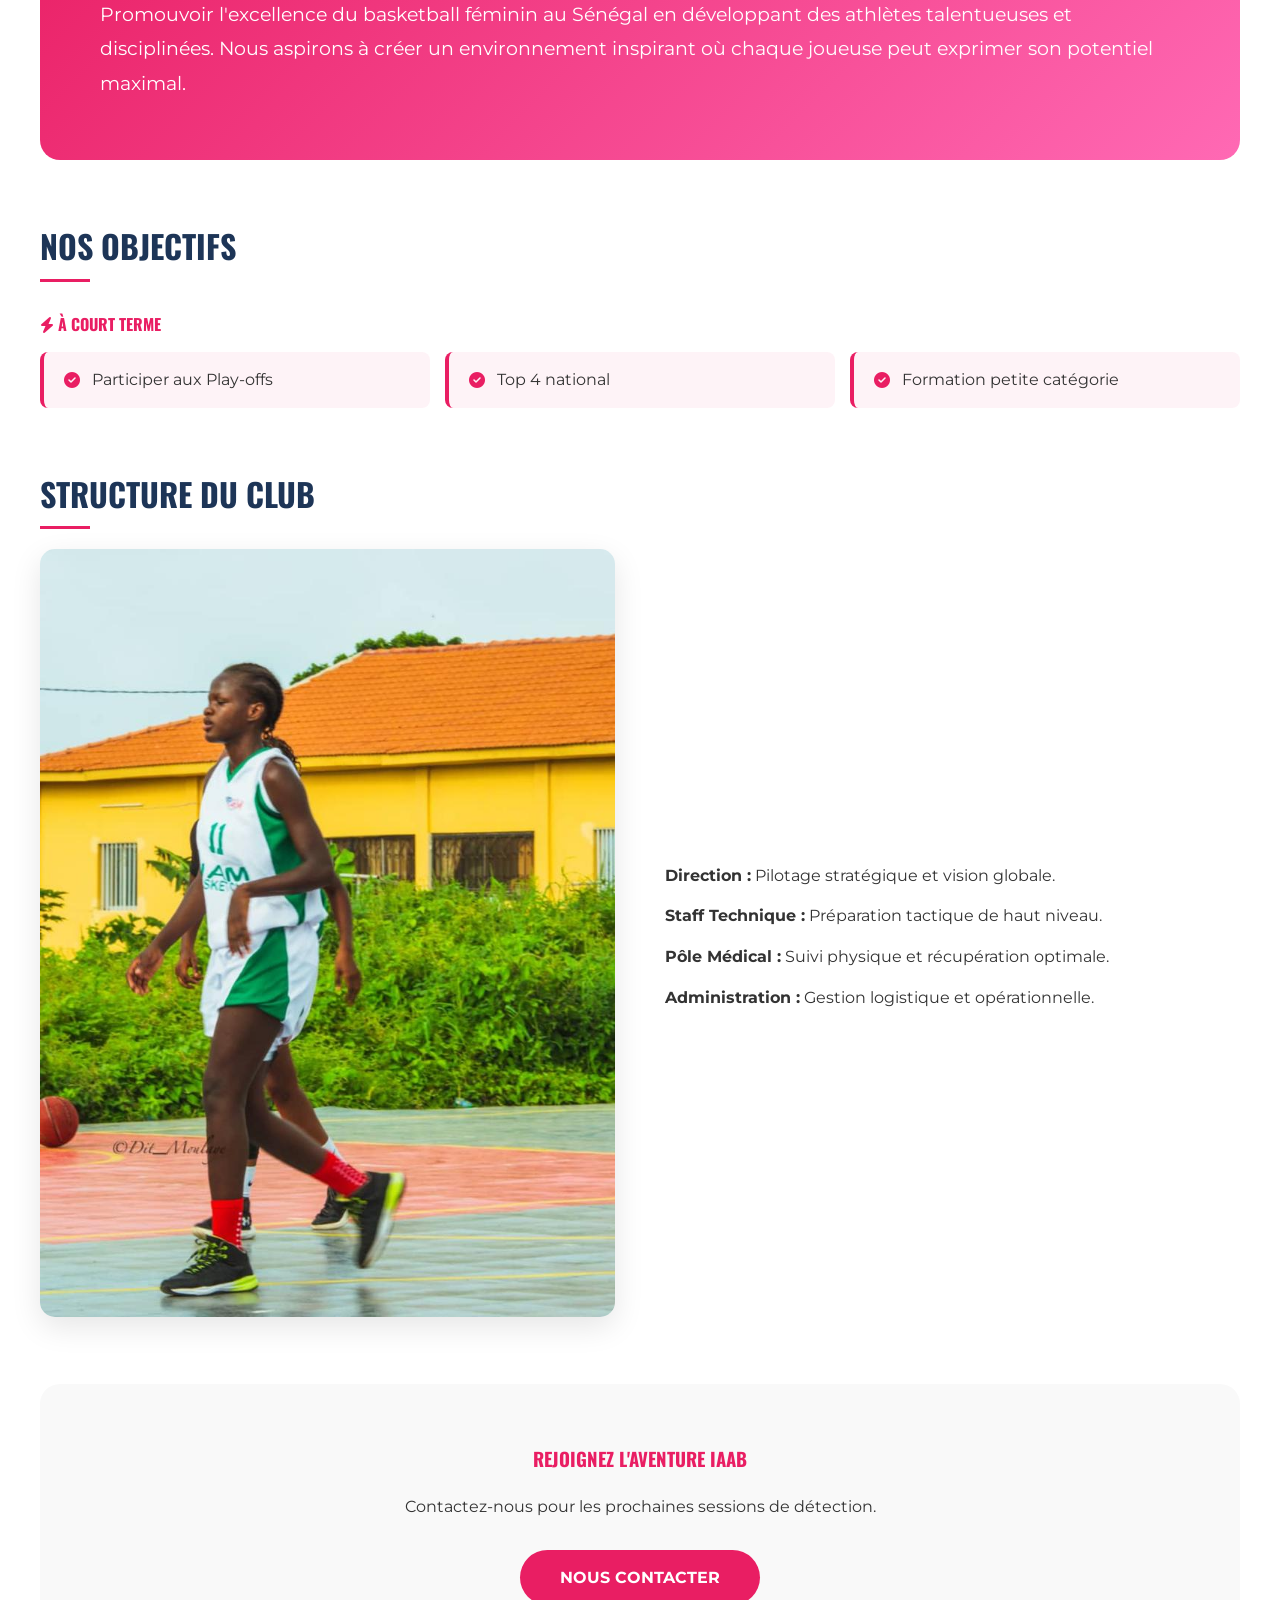
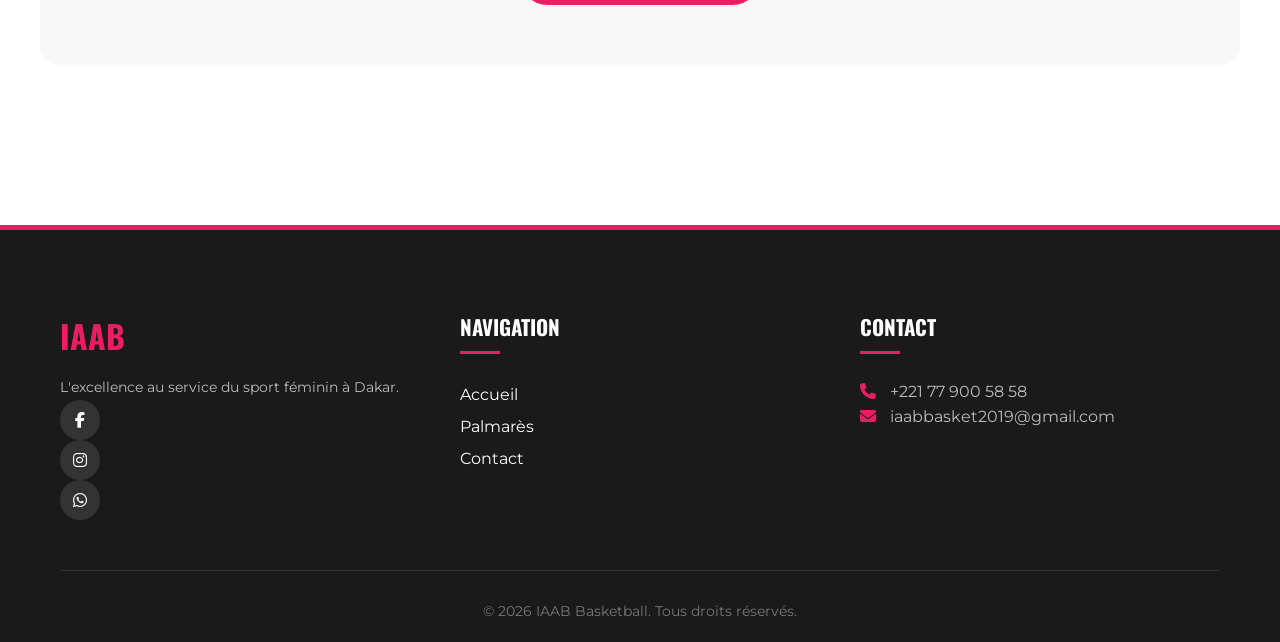
<file: presentation.html>
﻿<!DOCTYPE html>
<html lang="fr">
<head>
    <meta charset="UTF-8">
    <meta name="viewport" content="width=device-width, initial-scale=1.0">
    <title>Présentation - IAAB Basketball</title>
    <link rel="icon" type="image/jpeg" href="logo.jpg">      
    <link href="https://fonts.googleapis.com/css2?family=Montserrat:wght@400;600;700&family=Oswald:wght@500;700&display=swap" rel="stylesheet">
    <link rel="stylesheet" href="https://cdnjs.cloudflare.com/ajax/libs/font-awesome/6.4.0/css/all.min.css">
    
    <style>
        :root {
            --primary: #e91e63;    /* Rose vif IAAB */
            --secondary: #1d3557;  /* Bleu Marine */
            --accent: #1b4332;     /* Vert forêt (ligne du haut) */
            --dark-footer: #1a1a1a;
            --white: #ffffff;
            --light-bg: #fdf2f8;
            --transition: all 0.3s cubic-bezier(0.4, 0, 0.2, 1);
        }

        /* Reset & Base */
        * { margin: 0; padding: 0; box-sizing: border-box; }
        body { 
            font-family: 'Montserrat', sans-serif; 
            background: var(--white); 
            color: #333;
            line-height: 1.6;
            overflow-x: hidden;
        }
        h1, h2, h3, h4, .nav-menu, .footer-h3 { font-family: 'Oswald', sans-serif; text-transform: uppercase; }
        ul { list-style: none; }
        a { text-decoration: none; color: inherit; transition: var(--transition); }
        .container { max-width: 1200px; margin: 0 auto; padding: 0 20px; }

        /* --- NAVBAR --- */
        .navbar {
            background: var(--white);
            height: 100px;
            display: flex;
            align-items: center;
            position: fixed;
            top: 0; width: 100%; z-index: 1000;
            border-top: 5px solid var(--accent);
            border-bottom: 2px solid var(--primary);
            box-shadow: 0 4px 15px rgba(0,0,0,0.05);
        }
        .nav-container { display: flex; justify-content: space-between; align-items: center; width: 100%; }
        .logo { display: flex; align-items: center; gap: 15px; }
        .logo img { height: 65px; width: auto; }
        .logo span { font-family: 'Oswald', sans-serif; font-size: 2.2rem; font-weight: 700; color: var(--primary); letter-spacing: 1px; }
        
        .nav-menu { display: flex; gap: 35px; align-items: center; }
        .nav-link { font-family: 'Montserrat', sans-serif; font-weight: 600; font-size: 1.05rem; color: #333; padding-bottom: 5px; border-bottom: 3px solid transparent; }
        .nav-link:hover, .nav-link.active { color: var(--primary); border-bottom: 3px solid var(--primary); }

        /* Hamburger Menu */
        .hamburger { display: none; cursor: pointer; flex-direction: column; gap: 6px; }
        .hamburger span { width: 30px; height: 3px; background: var(--secondary); transition: 0.3s; }

        /* --- HEADER DE PAGE --- */
        .page-header {
            background: var(--light-bg);
            padding: 180px 0 80px;
            text-align: center;
        }
        .page-header h1 { font-size: 3.5rem; color: var(--secondary); margin-bottom: 10px; }
        .page-header p { font-weight: 600; color: var(--primary); letter-spacing: 2px; }

        /* --- CONTENU --- */
        .section-padding { padding: 80px 0; }
        .presentation-grid { display: grid; grid-template-columns: 1fr 1fr; gap: 50px; align-items: center; margin-bottom: 60px; }
        .presentation-grid img { width: 100%; border-radius: 15px; box-shadow: 0 10px 30px rgba(0,0,0,0.1); object-fit: cover; }
        
        .section-subtitle { font-size: 2rem; color: var(--secondary); margin-bottom: 20px; position: relative; padding-bottom: 10px; }
        .section-subtitle::after { content: ''; position: absolute; left: 0; bottom: 0; width: 50px; height: 3px; background: var(--primary); }

        /* Valeurs */
        .value-card { background: #fff0f6; padding: 25px; border-radius: 12px; border-left: 5px solid var(--primary); transition: 0.3s; }
        .value-card:hover { transform: translateY(-5px); background: #ffe4f0; }
        .value-card i { color: var(--primary); font-size: 1.5rem; margin-bottom: 15px; display: block; }
        
        .objective-item { background: rgba(233, 30, 99, 0.05); padding: 15px 20px; border-radius: 8px; border-left: 4px solid var(--primary); display: flex; align-items: center; gap: 12px; }
        .objective-item i { color: var(--primary); }

        /* Banner Mission */
        .mission-banner { background: linear-gradient(135deg, var(--primary), #ff69b4); color: white; padding: 60px; border-radius: 20px; margin: 60px 0; }

        /* --- FOOTER --- */
        .footer { background-color: var(--dark-footer); color: #ffffff; padding: 80px 0 20px; border-top: 5px solid var(--primary); margin-top: 80px; }
        .footer-grid { display: grid; grid-template-columns: repeat(auto-fit, minmax(250px, 1fr)); gap: 40px; margin-bottom: 50px; }
        .footer-h3 { font-size: 1.3rem; margin-bottom: 25px; position: relative; padding-bottom: 10px; }
        .footer-h3::after { content: ''; position: absolute; left: 0; bottom: 0; width: 40px; height: 3px; background: var(--primary); }
        .social-icon { width: 40px; height: 40px; background: #333; display: flex; align-items: center; justify-content: center; border-radius: 50%; transition: 0.3s; }
        .social-icon:hover { background: var(--primary); transform: translateY(-3px); }
        .footer-bottom { text-align: center; padding-top: 30px; border-top: 1px solid #333; font-size: 0.85rem; color: #777; }

        /* --- RESPONSIVE --- */
        @media (max-width: 992px) {
            .hamburger { display: flex; }
            .nav-menu {
                position: absolute; top: 100px; left: -100%; width: 100%; height: calc(100vh - 100px);
                background: white; flex-direction: column; padding: 40px; transition: 0.5s;
            }
            .nav-menu.active { left: 0; }
            .presentation-grid { grid-template-columns: 1fr; }
            .page-header h1 { font-size: 2.5rem; }
        }
    </style>
</head>
<body>

    <nav class="navbar">
        <div class="container nav-container">
            <a href="index.html" class="logo">
                <img src="logo.jpg" alt="IAAB Logo">
                <span>IAAB</span>
            </a>
            
            <div class="hamburger" id="hamburger">
                <span></span>
                <span></span>
                <span></span>
            </div>

            <ul class="nav-menu" id="nav-menu">
                <li><a href="index.html" class="nav-link">Accueil</a></li>
                <li><a href="presentation.html" class="nav-link active">Présentation</a></li>
                <li><a href="historique.html" class="nav-link">Historique</a></li>
                <li><a href="palmares.html" class="nav-link">Palmarès</a></li>
                <li><a href="contact.html" class="nav-link">Contact</a></li>
            </ul>
        </div>
    </nav>

    <header class="page-header">
        <div class="container">
            <h1>PRÉSENTATION DU CLUB</h1>
            <p>PASSION • EXCELLENCE • DÉVELOPPEMENT</p>
        </div>
    </header>

    <main class="container section-padding">
        
        <section class="presentation-grid">
            <div>
                <h3 class="section-subtitle">Qui sommes-nous ?</h3>
                <p>IAAB (I AM ACADEMY BASKETBALL) est un club de basketball féminin de haut niveau évoluant en Division 1 du Sénégal. Fondé avec la vision de promouvoir l'excellence, l'égalité et le développement du basketball féminin, notre club est devenu une référence dans le paysage sportif sénégalais.</p>
                <p style="margin-top: 1.5rem;">Notre engagement envers nos joueuses va bien au-delà du terrain. Nous croyons en l'importance de former des athlètes complètes, capables de contribuer positivement à la société.</p>
            </div>
            <div>
                <img src="equipe.jpeg" alt="Équipe IAAB">
            </div>
        </section>

        <h3 class="section-subtitle" style="text-align: center; margin-bottom: 40px; width: fit-content; margin-left: auto; margin-right: auto;">Nos Valeurs</h3>
        <div style="display: grid; grid-template-columns: repeat(auto-fit, minmax(240px, 1fr)); gap: 25px; margin-bottom: 60px;">
            <div class="value-card">
                <i class="fas fa-star"></i>
                <h4>Excellence</h4>
                <p>Nous visons le sommet dans chaque aspect, sur et hors terrain.</p>
            </div>
            <div class="value-card">
                <i class="fas fa-heart"></i>
                <h4>Passion</h4>
                <p>Nous jouons avec dévouement pour inspirer le futur.</p>
            </div>
            <div class="value-card">
                <i class="fas fa-users"></i>
                <h4>Respect</h4>
                <p>Le socle de notre engagement envers tous les acteurs.</p>
            </div>
            <div class="value-card">
                <i class="fas fa-leaf"></i>
                <h4>Durabilité</h4>
                <p>Engagement pour un développement pérenne du basket.</p>
            </div>
        </div>

        <section class="mission-banner">
            <h3 style="font-size: 2.2rem; margin-bottom: 20px; color: white;">Notre Mission</h3>
            <p style="font-size: 1.2rem; line-height: 1.8;">Promouvoir l'excellence du basketball féminin au Sénégal en développant des athlètes talentueuses et disciplinées. Nous aspirons à créer un environnement inspirant où chaque joueuse peut exprimer son potentiel maximal.</p>
        </section>

        <h3 class="section-subtitle">Nos Objectifs</h3>
        <div style="margin-top: 30px;">
            <h4 style="color: var(--primary); margin-bottom: 15px;"><i class="fas fa-bolt"></i> À court terme</h4>
            <div style="display: grid; grid-template-columns: repeat(auto-fit, minmax(280px, 1fr)); gap: 15px; margin-bottom: 40px;">
                <div class="objective-item"><i class="fas fa-check-circle"></i> Participer aux Play-offs</div>
                <div class="objective-item"><i class="fas fa-check-circle"></i> Top 4 national</div>
                <div class="objective-item"><i class="fas fa-check-circle"></i> Formation petite catégorie</div>
            </div>
        </div>

        <h3 class="section-subtitle" style="margin-top: 60px;">Structure du Club</h3>
        <div class="presentation-grid">
            <div>
                <img src="image4.jpeg" alt="Structure Technique">
            </div>
            <div style="display: flex; flex-direction: column; gap: 15px;">
                <p><strong>Direction :</strong> Pilotage stratégique et vision globale.</p>
                <p><strong>Staff Technique :</strong> Préparation tactique de haut niveau.</p>
                <p><strong>Pôle Médical :</strong> Suivi physique et récupération optimale.</p>
                <p><strong>Administration :</strong> Gestion logistique et opérationnelle.</p>
            </div>
        </div>

        <div style="text-align: center; padding: 60px 20px; background: #f9f9f9; border-radius: 20px; margin-top: 60px;">
            <h3 style="color: var(--primary); margin-bottom: 20px;">Rejoignez l'aventure IAAB</h3>
            <p style="margin-bottom: 30px;">Contactez-nous pour les prochaines sessions de détection.</p>
            <a href="contact.html" style="background: var(--primary); color: white; padding: 15px 40px; border-radius: 50px; font-weight: 700; display: inline-block;">NOUS CONTACTER</a>
        </div>
    </main>

    <footer class="footer">
        <div class="container">
            <div class="footer-grid">
                <div>
                    <h3 style="color: var(--primary); font-size: 2rem;">IAAB</h3>
                    <p style="margin-top: 15px; color: #bbb; font-size: 0.9rem;">L'excellence au service du sport féminin à Dakar.</p>
                    <div class="footer-socials">
                        <a href="#" class="social-icon"><i class="fab fa-facebook-f"></i></a>
                        <a href="https://www.instagram.com/i_am_academy_basketball" class="social-icon"><i class="fab fa-instagram"></i></a>
                        <a href="https://wa.me/221779005858" class="social-icon"><i class="fab fa-whatsapp"></i></a>
                    </div>
                </div>
                <div>
                    <h3 class="footer-h3">Navigation</h3>
                    <ul style="line-height: 2;">
                        <li><a href="index.html">Accueil</a></li>
                        <li><a href="palmares.html">Palmarès</a></li>
                        <li><a href="contact.html">Contact</a></li>
                    </ul>
                </div>
                <div>
                    <h3 class="footer-h3">Contact</h3>
                    <p style="color: #bbb;"><i class="fas fa-phone" style="color: var(--primary); margin-right: 10px;"></i> +221 77 900 58 58</p>
                    <p style="color: #bbb;"><i class="fas fa-envelope" style="color: var(--primary); margin-right: 10px;"></i> iaabbasket2019@gmail.com</p>
                </div>
            </div>
            <div class="footer-bottom">
                <p>&copy; 2026 IAAB Basketball. Tous droits réservés.</p>
            </div>
        </div>
    </footer>

    <script>
        // Script pour le menu hamburger
        const hamburger = document.getElementById('hamburger');
        const navMenu = document.getElementById('nav-menu');

        hamburger.addEventListener('click', () => {
            navMenu.classList.toggle('active');
            // Animation optionnelle du hamburger (croix)
            const spans = hamburger.querySelectorAll('span');
            spans.forEach(span => span.classList.toggle('active'));
        });
    </script>
</body>
</html>
</file>
